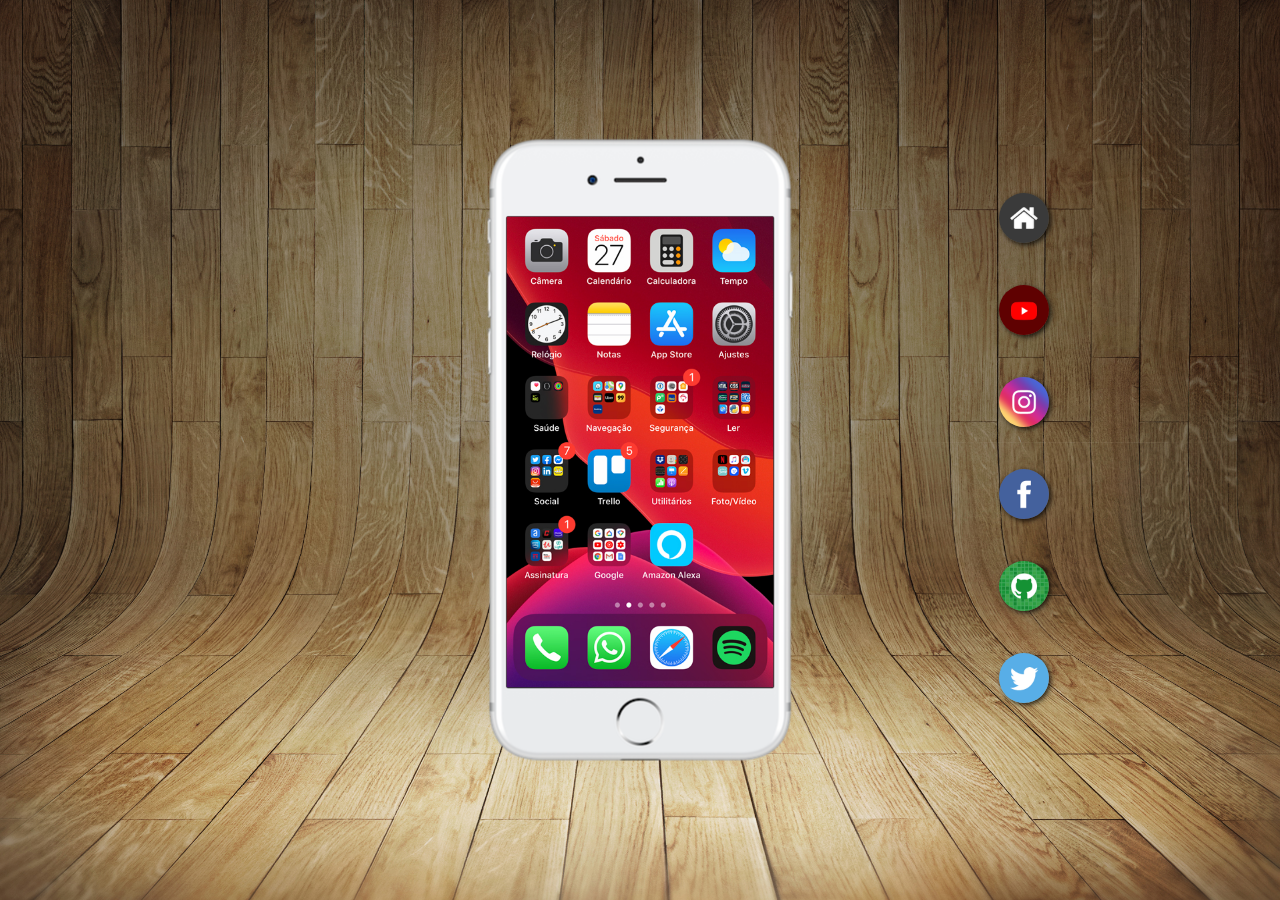
<file: index.html>
<!DOCTYPE html>
<html lang="pt-br">
<head>
    <meta charset="UTF-8">
    <meta name="viewport" content="width=device-width, initial-scale=1.0">
    <title>Projeto Redes Sociais</title>
    <link rel="shortcut icon" href="favicon.ico" type="image/x-icon">
    <link rel="stylesheet" href="estilos/style.css">
</head>
<body>
    <main>
        <section id="telefone">
            <iframe src="home.html" name="tela" id="tela" frameborder="0"> seu navegador não suporta iframes</iframe>
        </section>
        <section id="redes-sociais">
            <a href="home.html" target="tela"><img src="imagens/logo-home.jpg" alt="Home"></a><br>
            <a href="youtube.html" target="tela"> <img src="imagens/logo-youtube.jpg" alt="Youtube"></a><br>
            <a href="instagram.html" target="tela"> <img src="imagens/logo-instagram.jpg" alt="Instagram"></a><br>
            <a href="facebook.html" target="tela"> <img src="imagens/logo-facebook.jpg" alt="Facebook"></a><br>
            <a href="github.html" target="tela"> <img src="imagens/logo-github.jpg" alt="GitHub"></a><br>
            <a href="twitter.html" target="tela"> <img src="imagens/logo-twitter.jpg" alt="Twitter"></a>
        </section>
    </main>
</body>
</html>
</file>
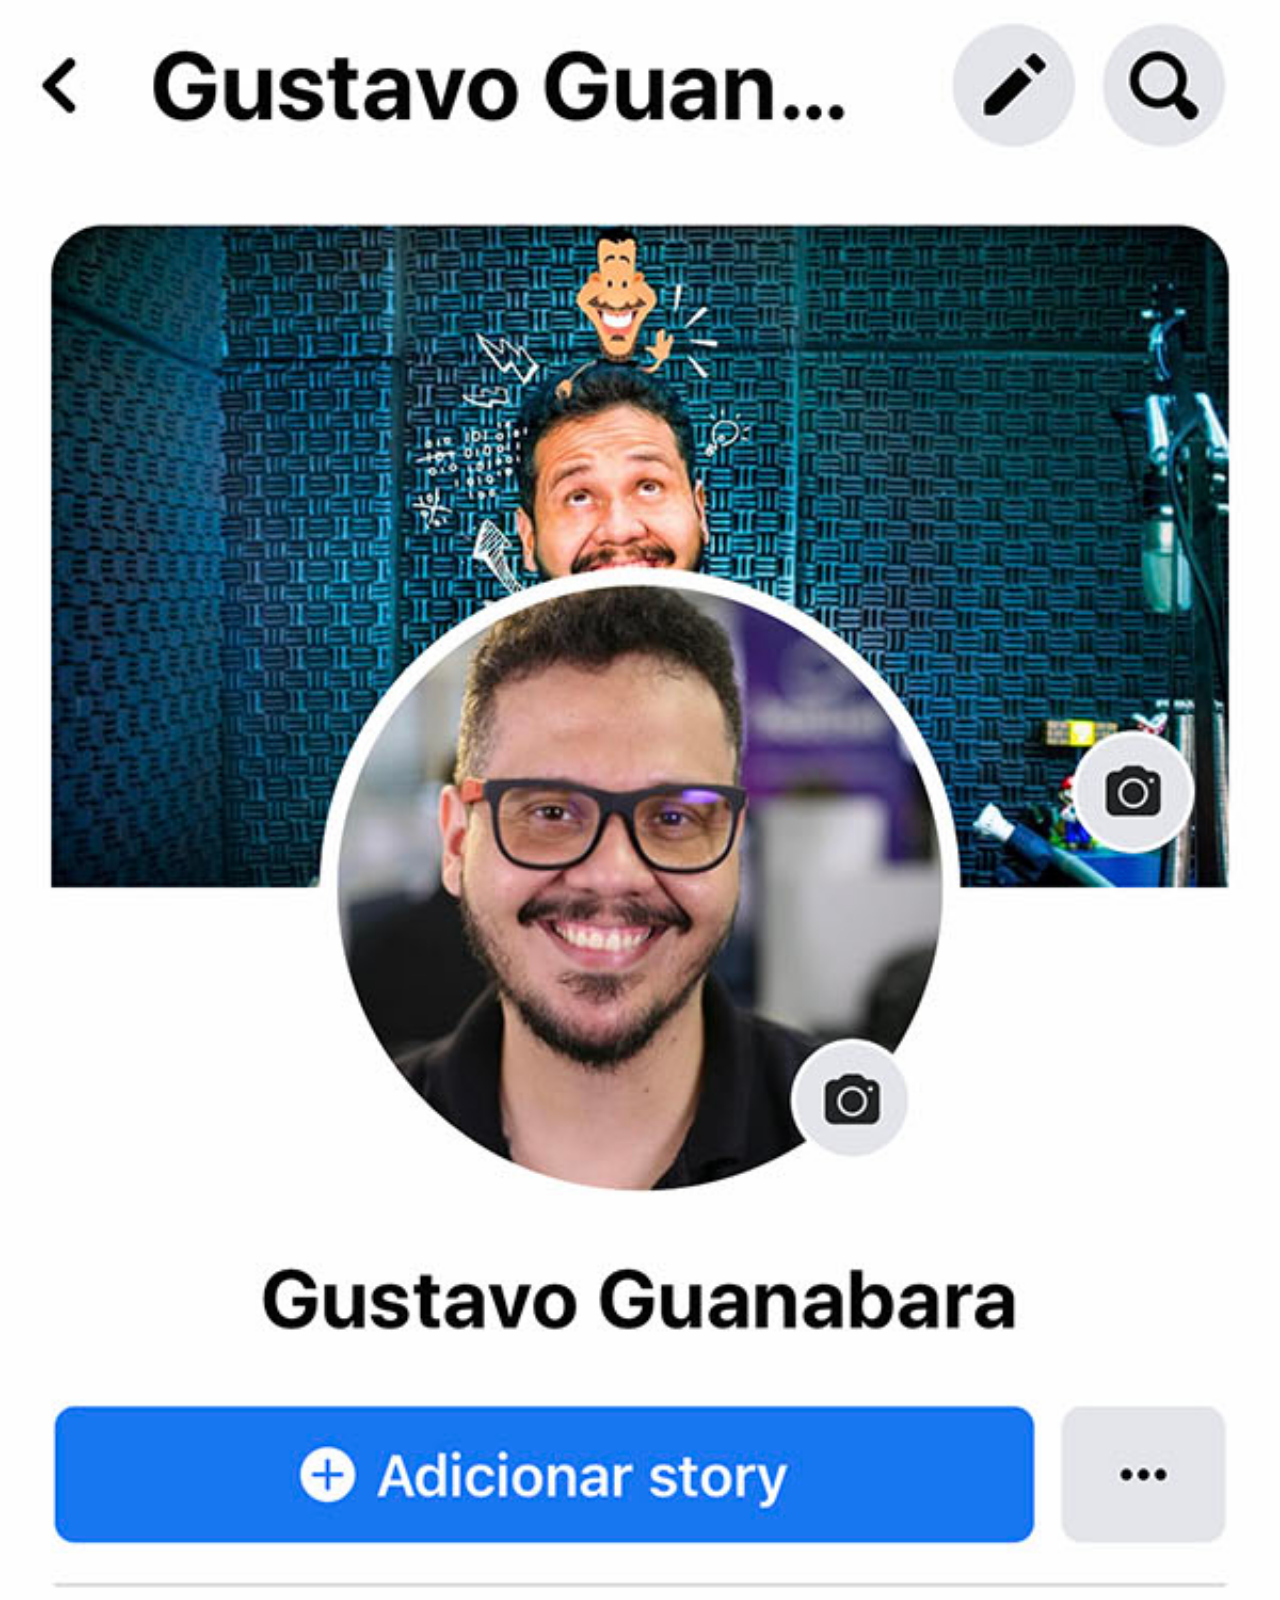
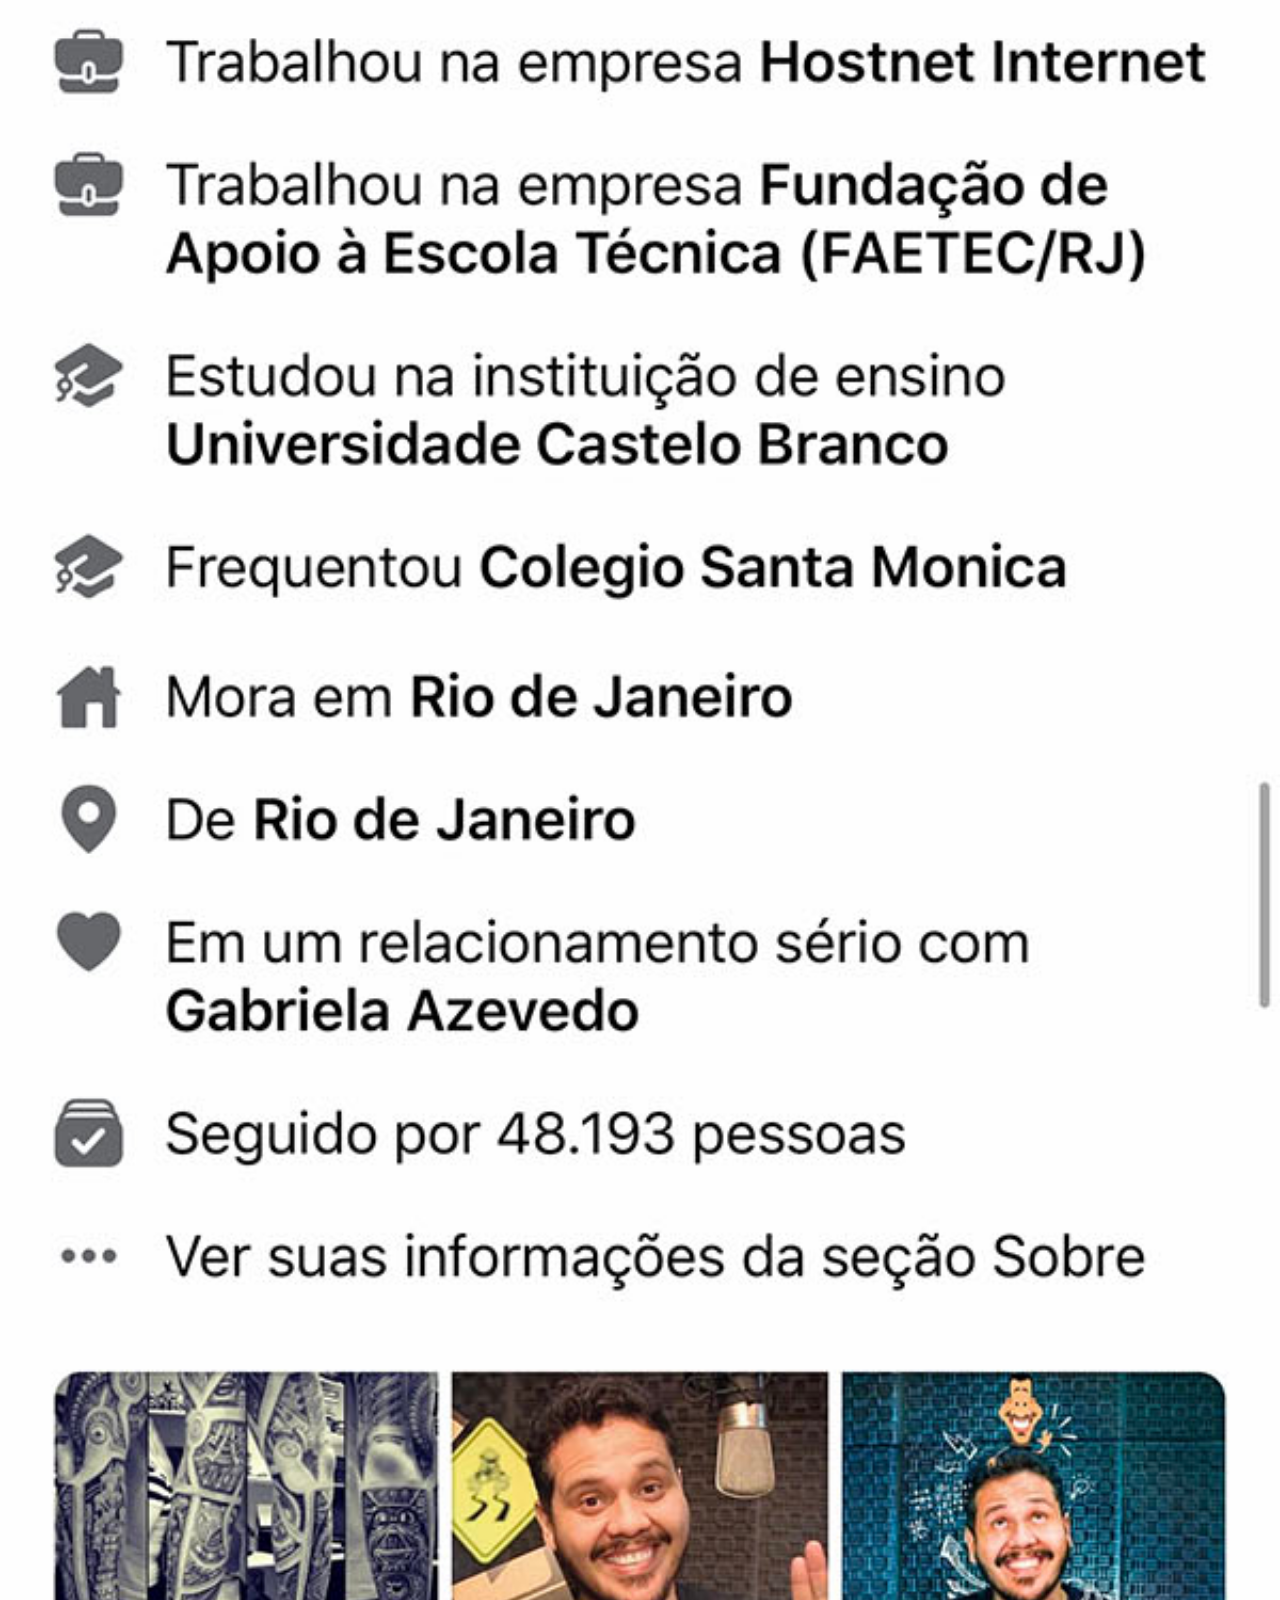
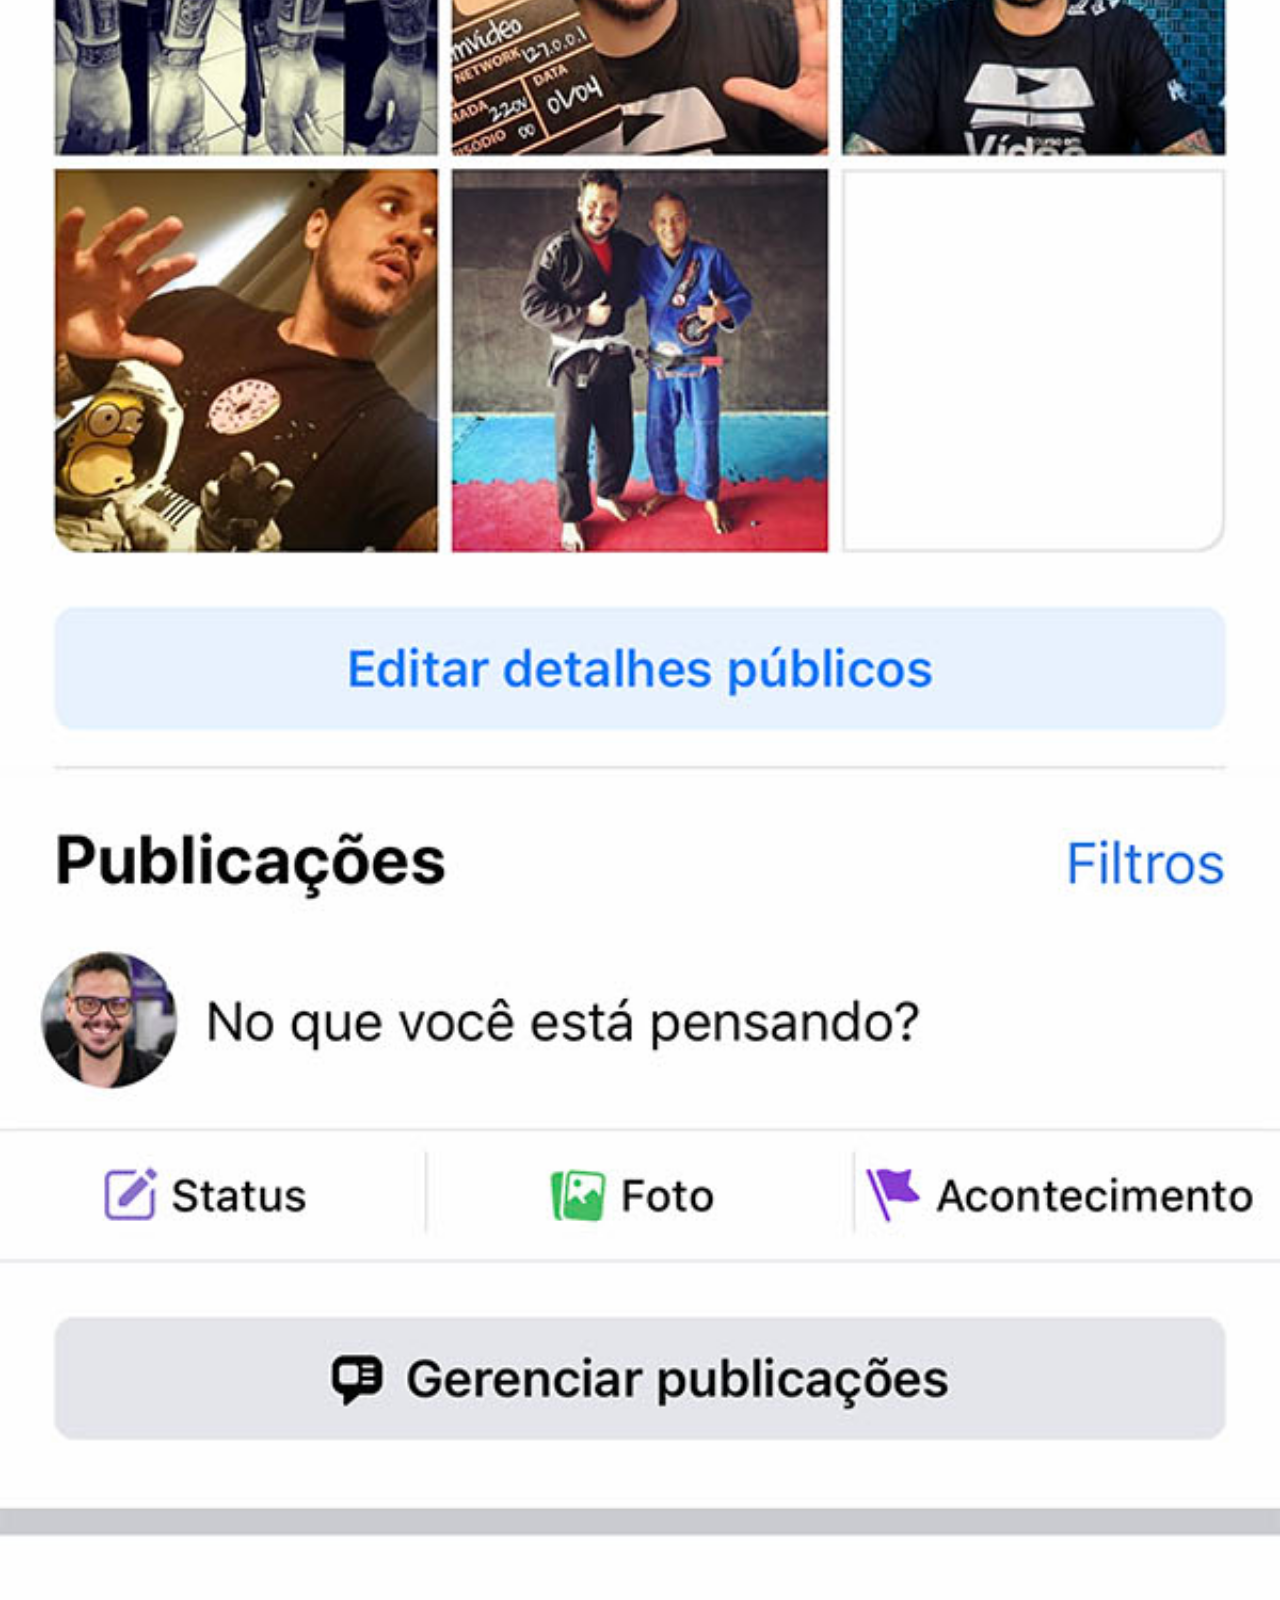
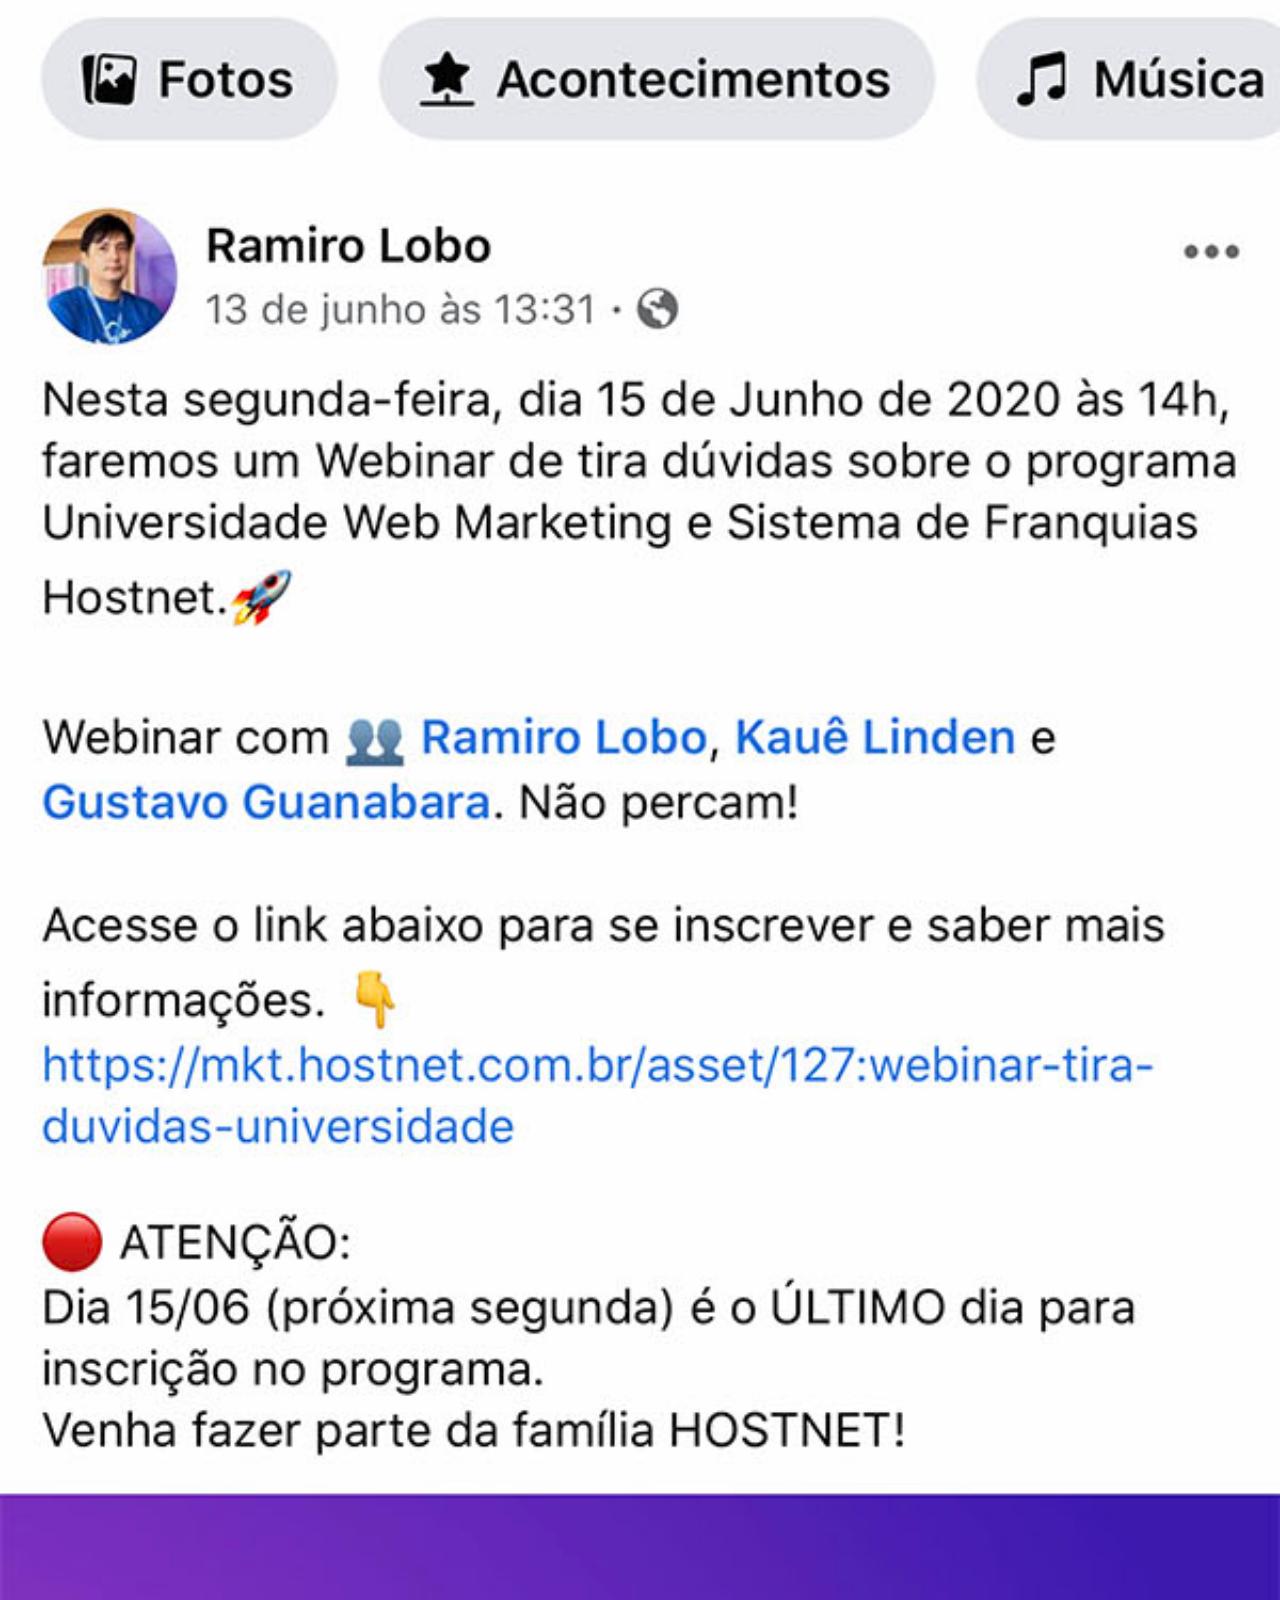
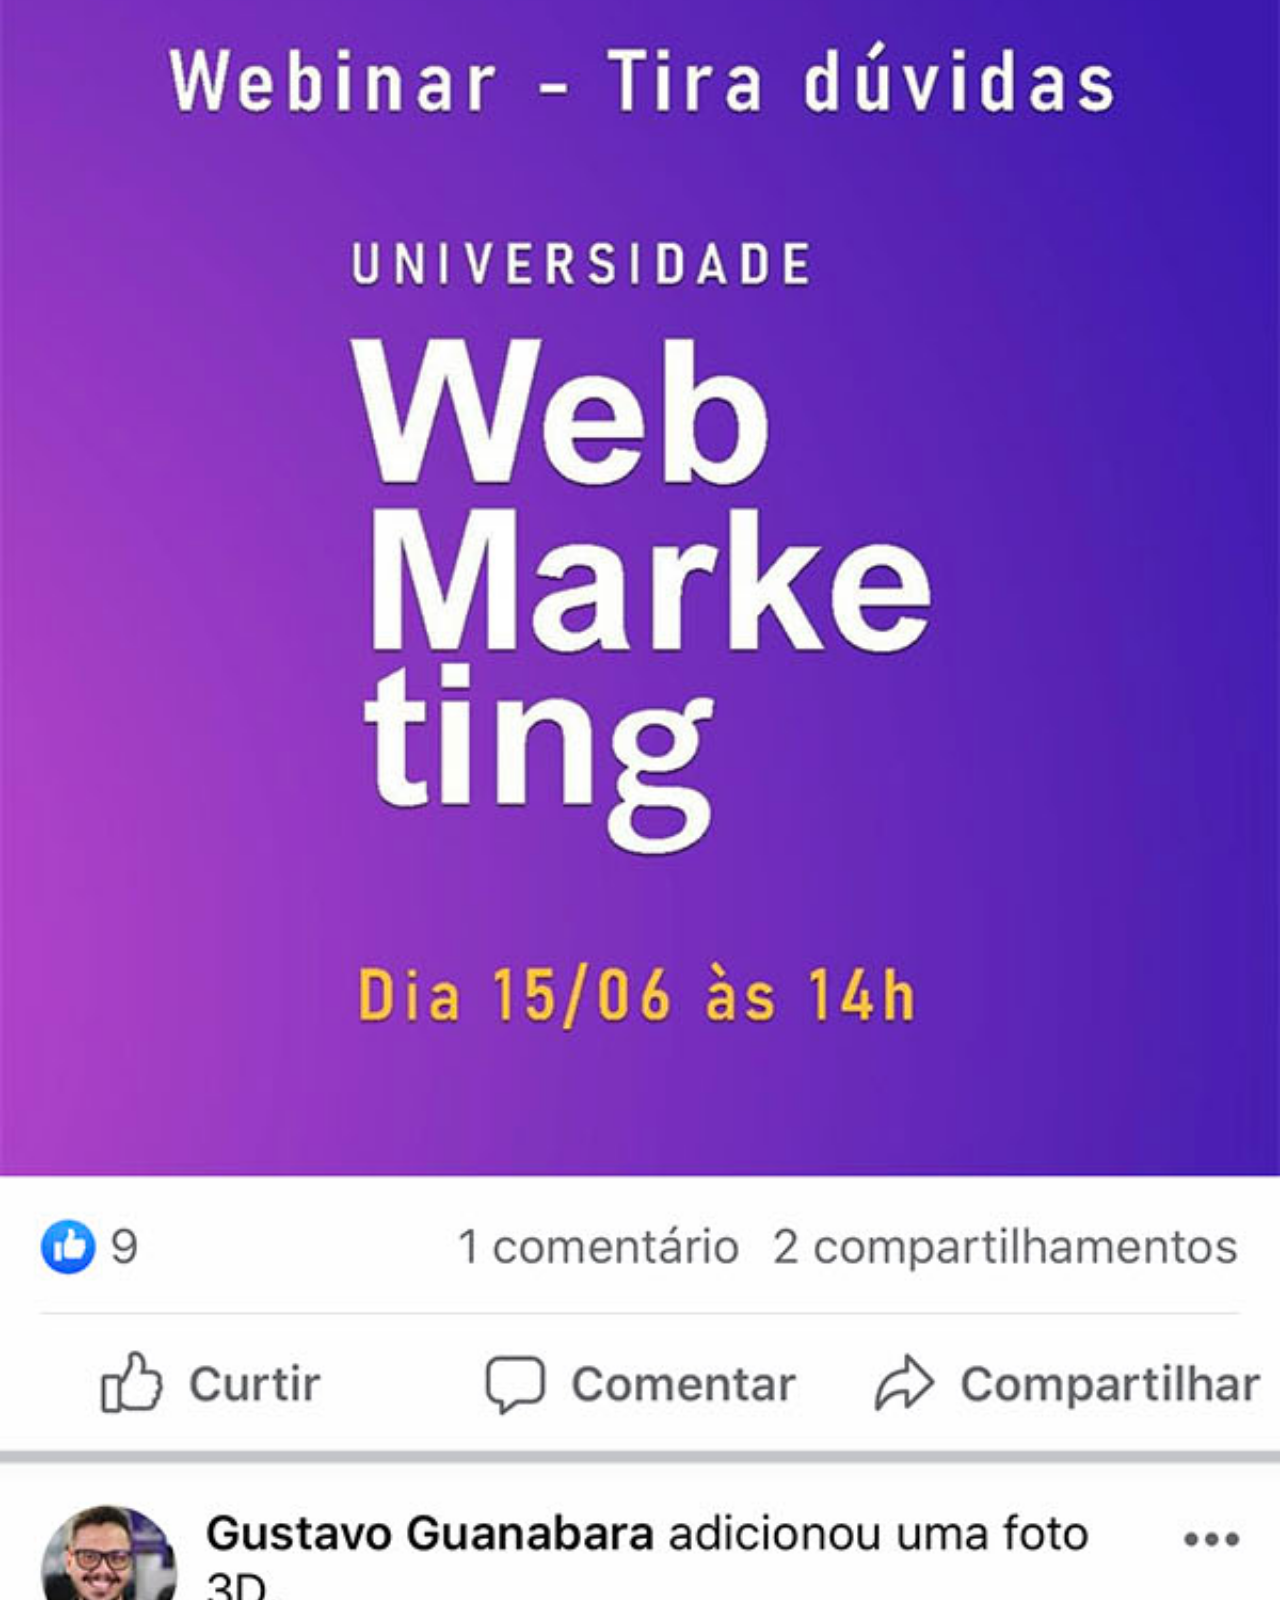
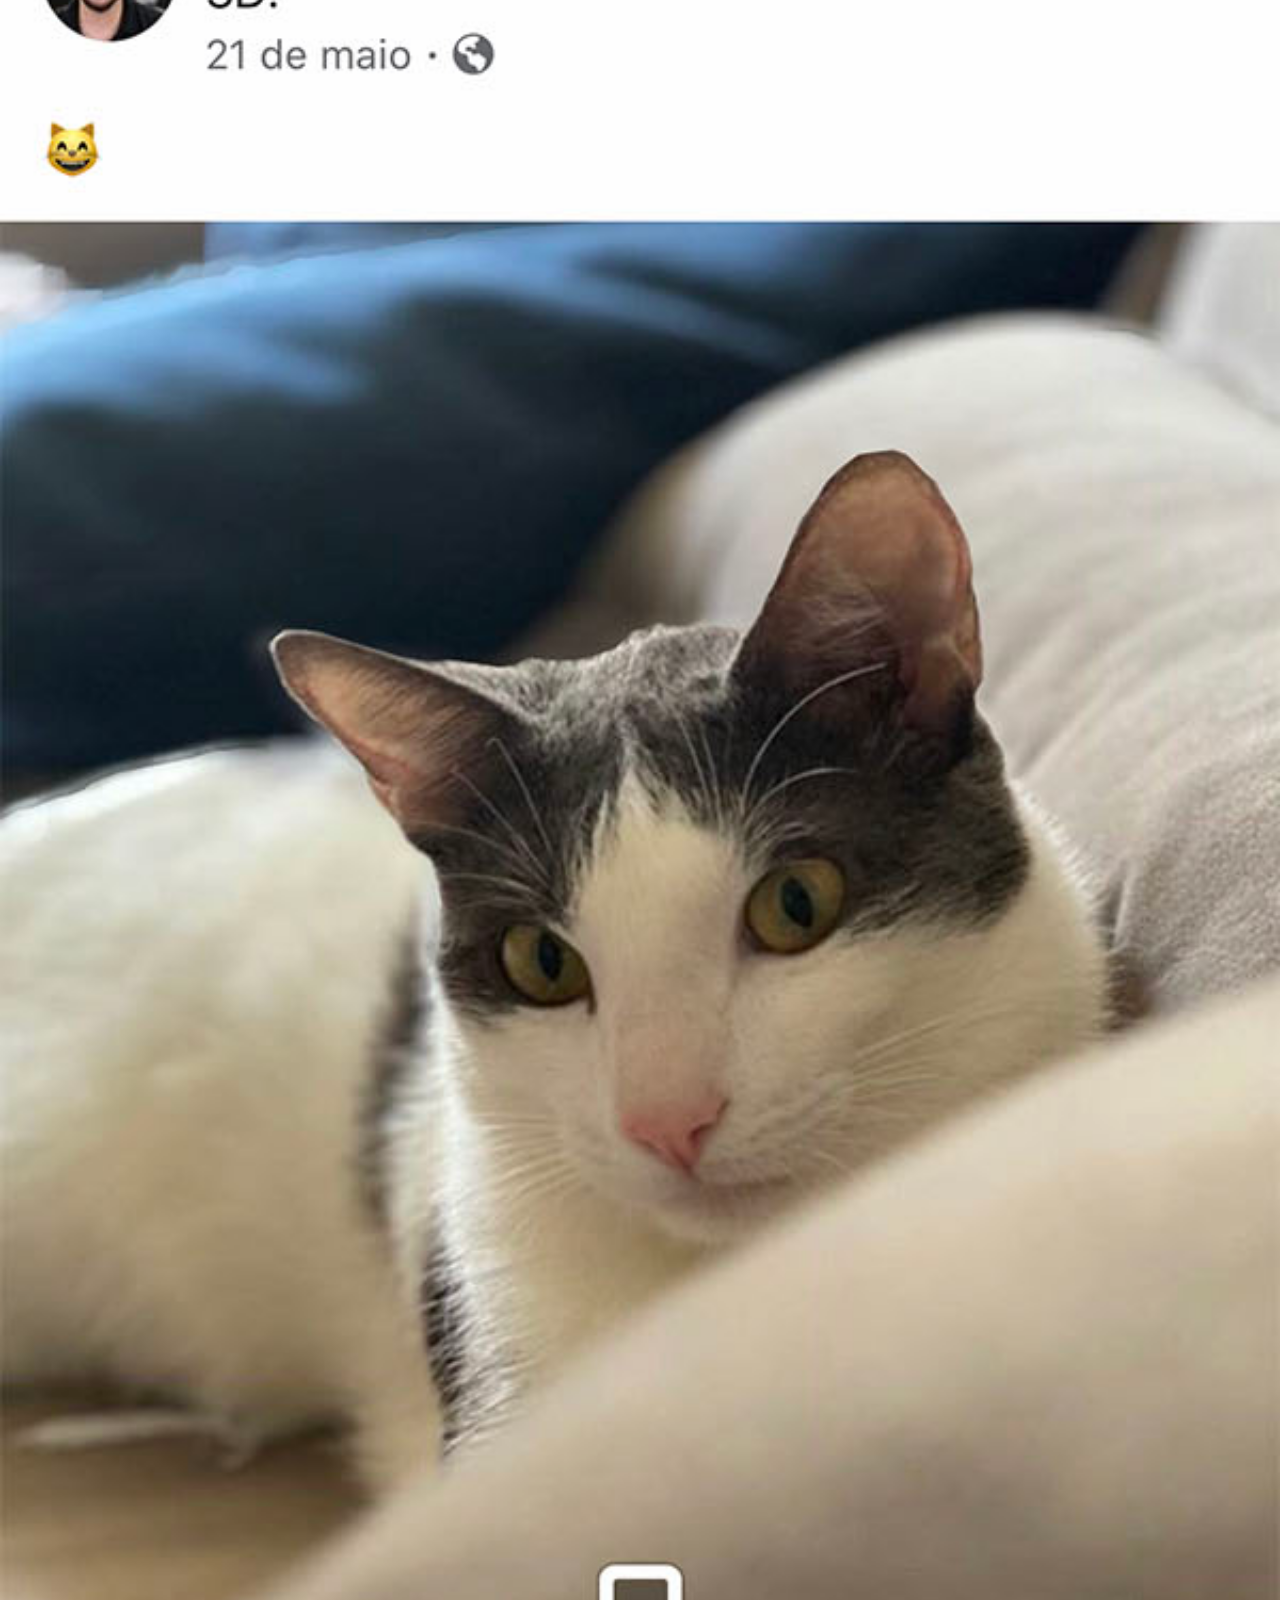
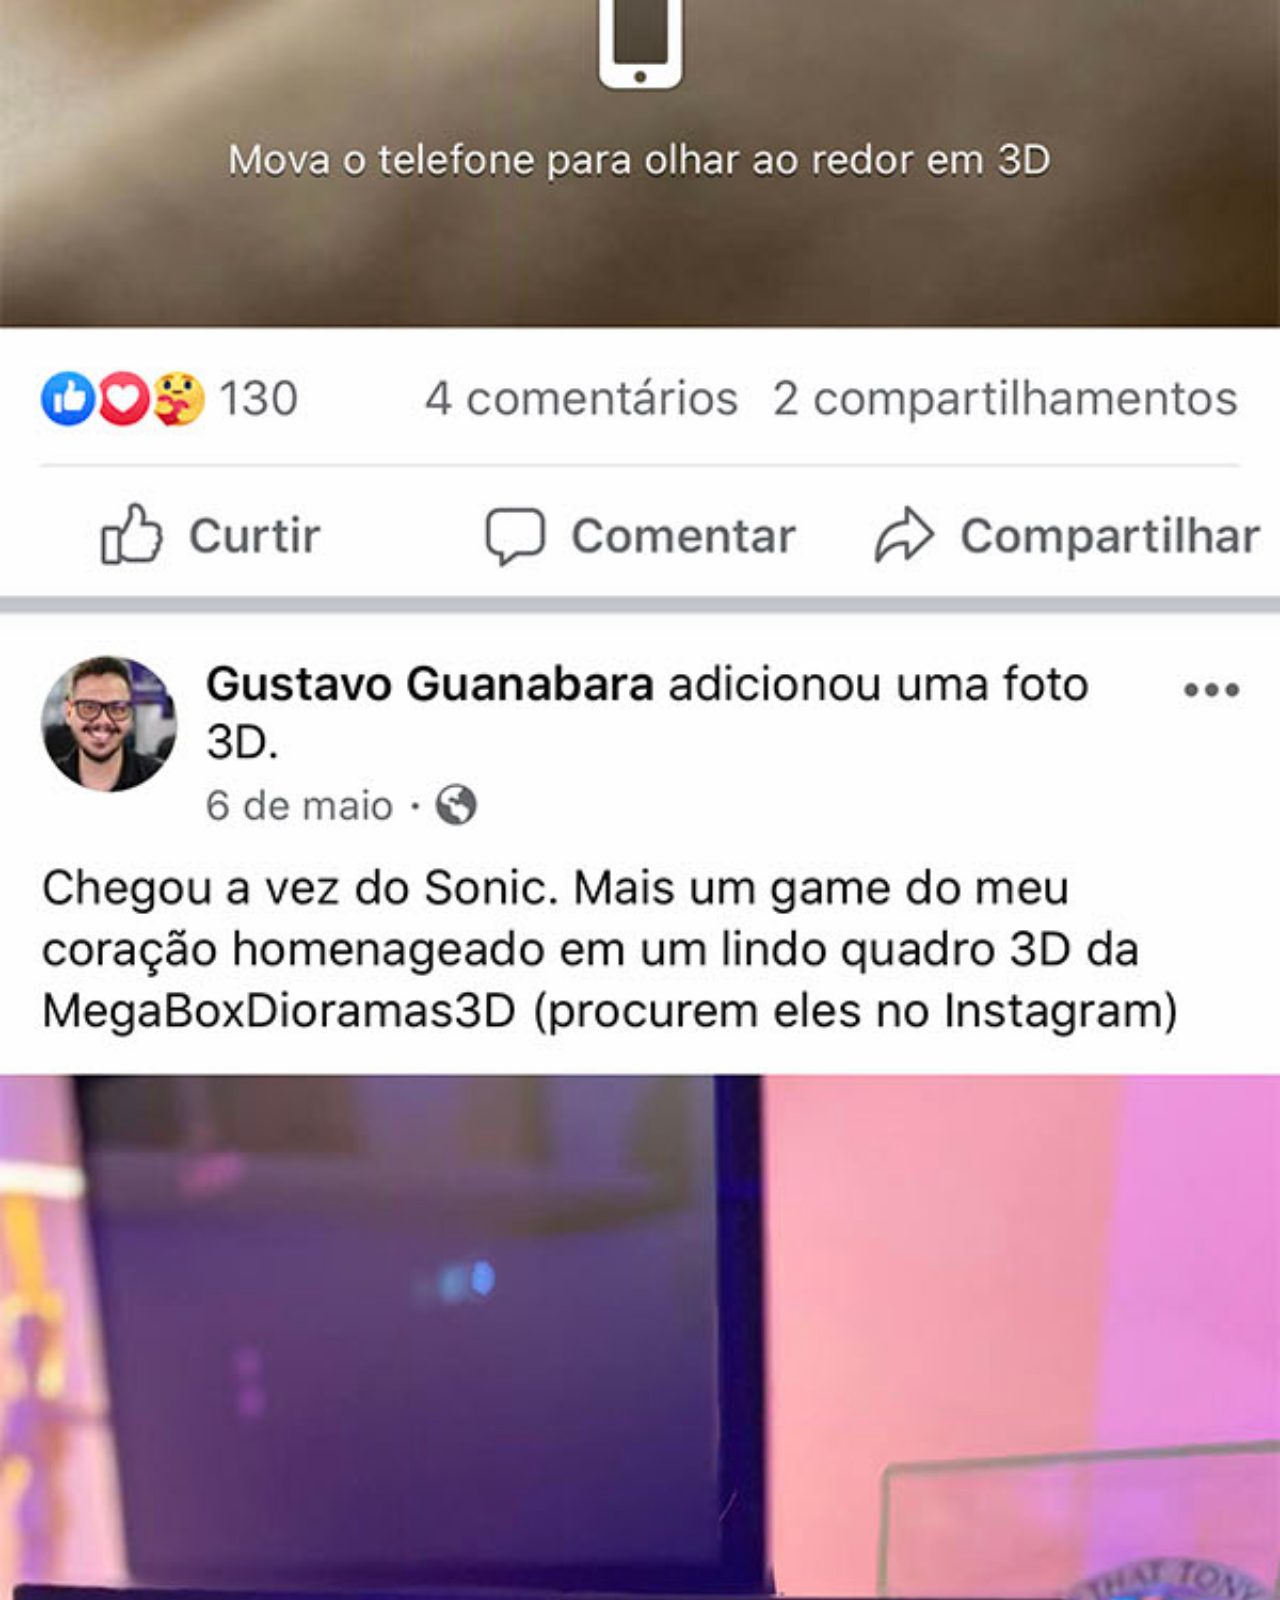
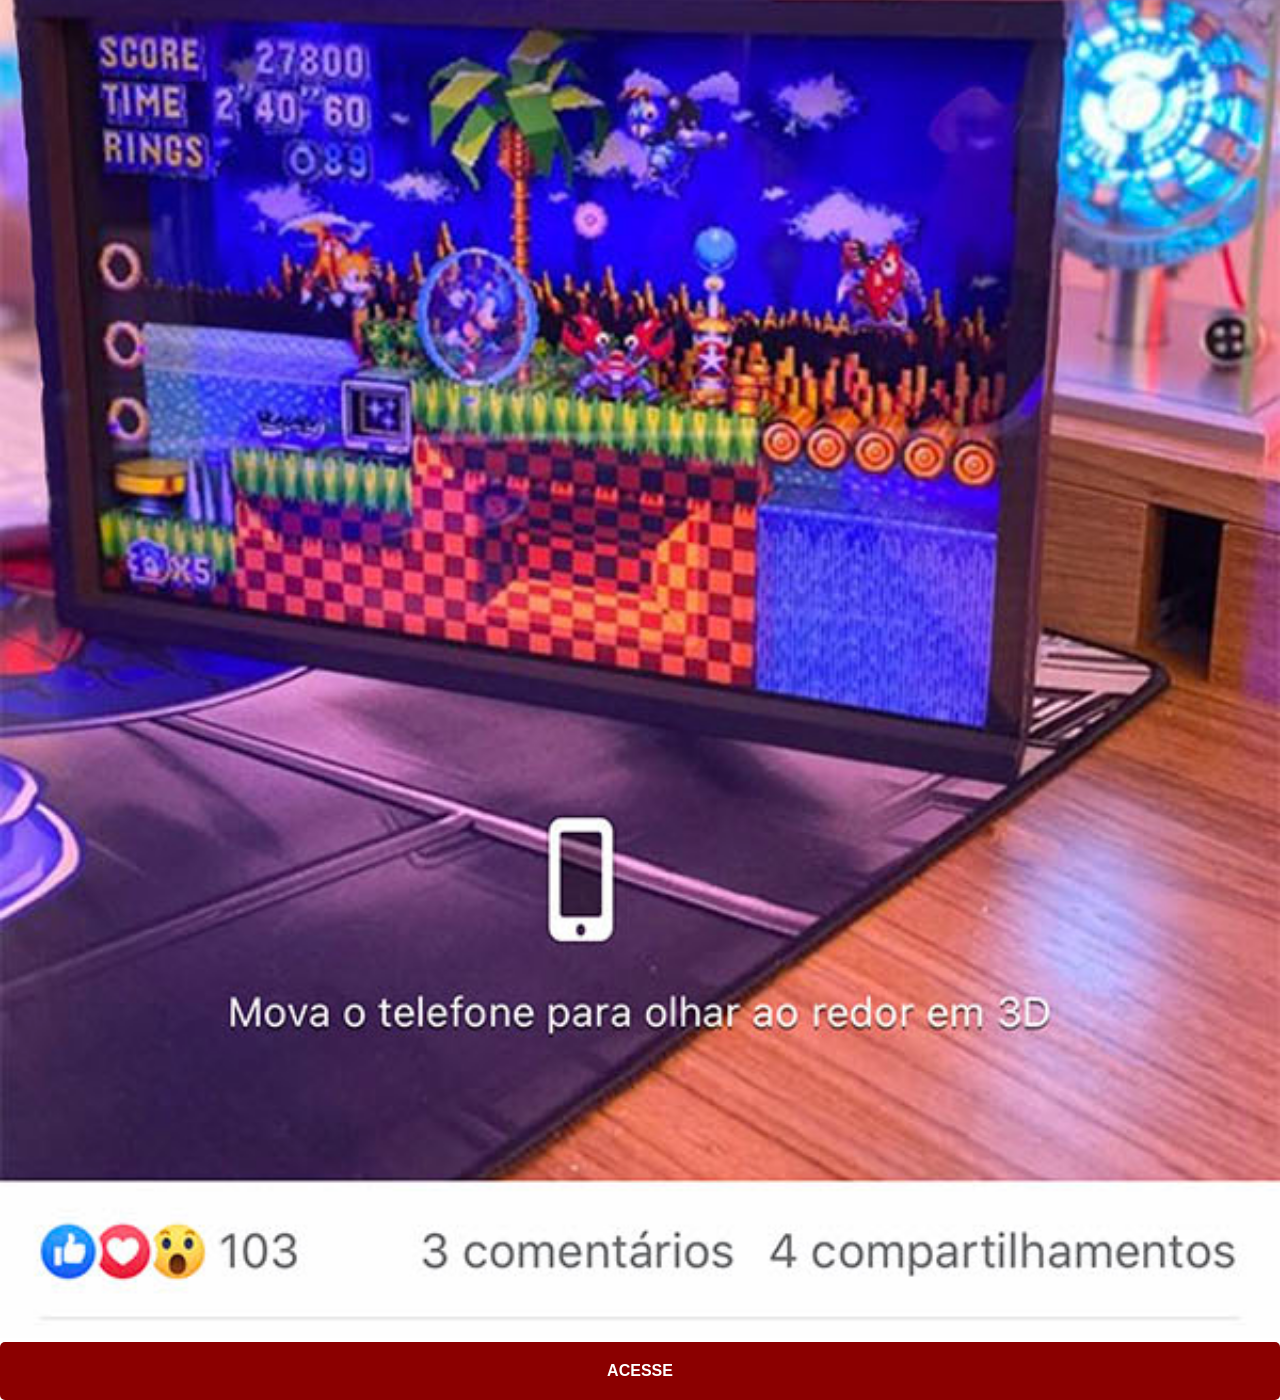
<file: facebook.html>
<!DOCTYPE html>
<html lang="pt-br">
<head>
    <meta charset="UTF-8">
    <meta name="viewport" content="width=device-width, initial-scale=1.0">
    <title>Facebook</title>
    <link rel="stylesheet" href="estilos/social.css">
</head>
<body>
  <img src="imagens/tela-facebook.jpg" alt="Facebook">  
    <a href="https://www.facebook.com/cursoemvideo" target="_blank">ACESSE</a>
</body>
</html>
</file>
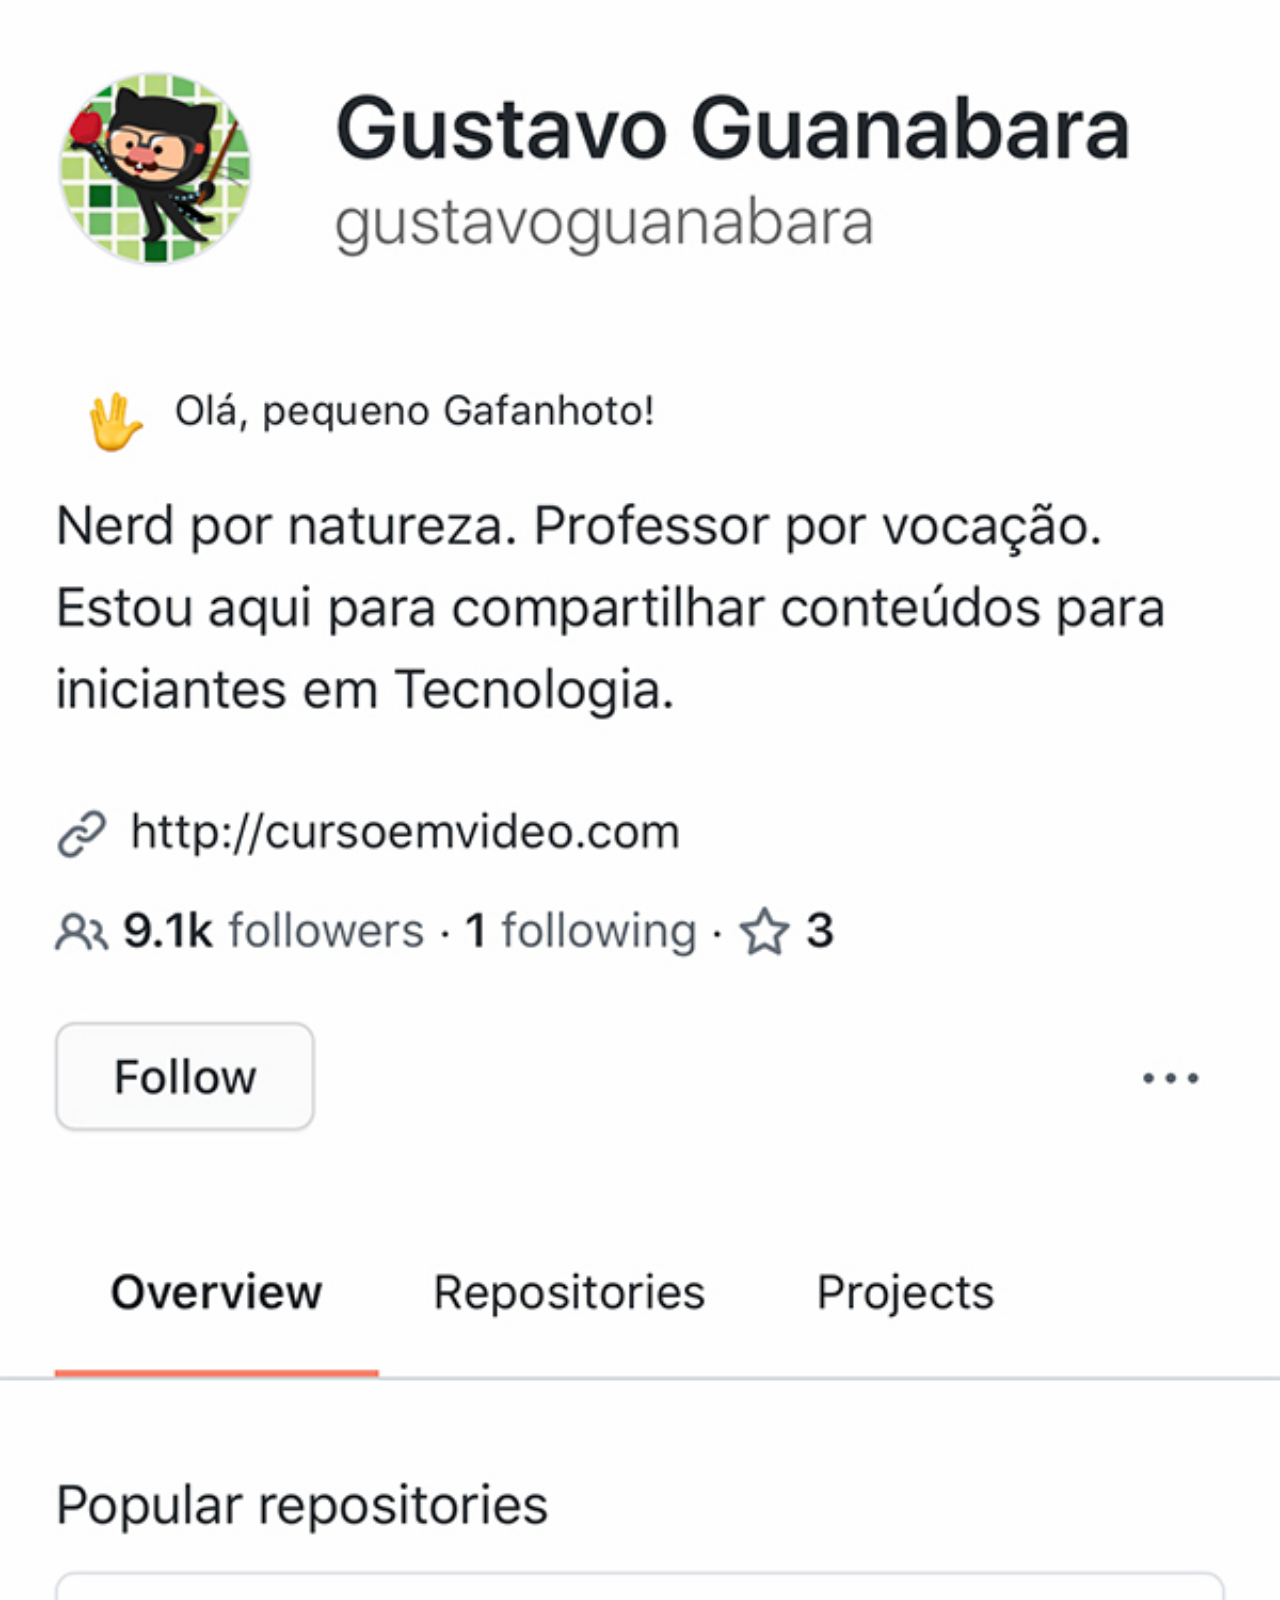
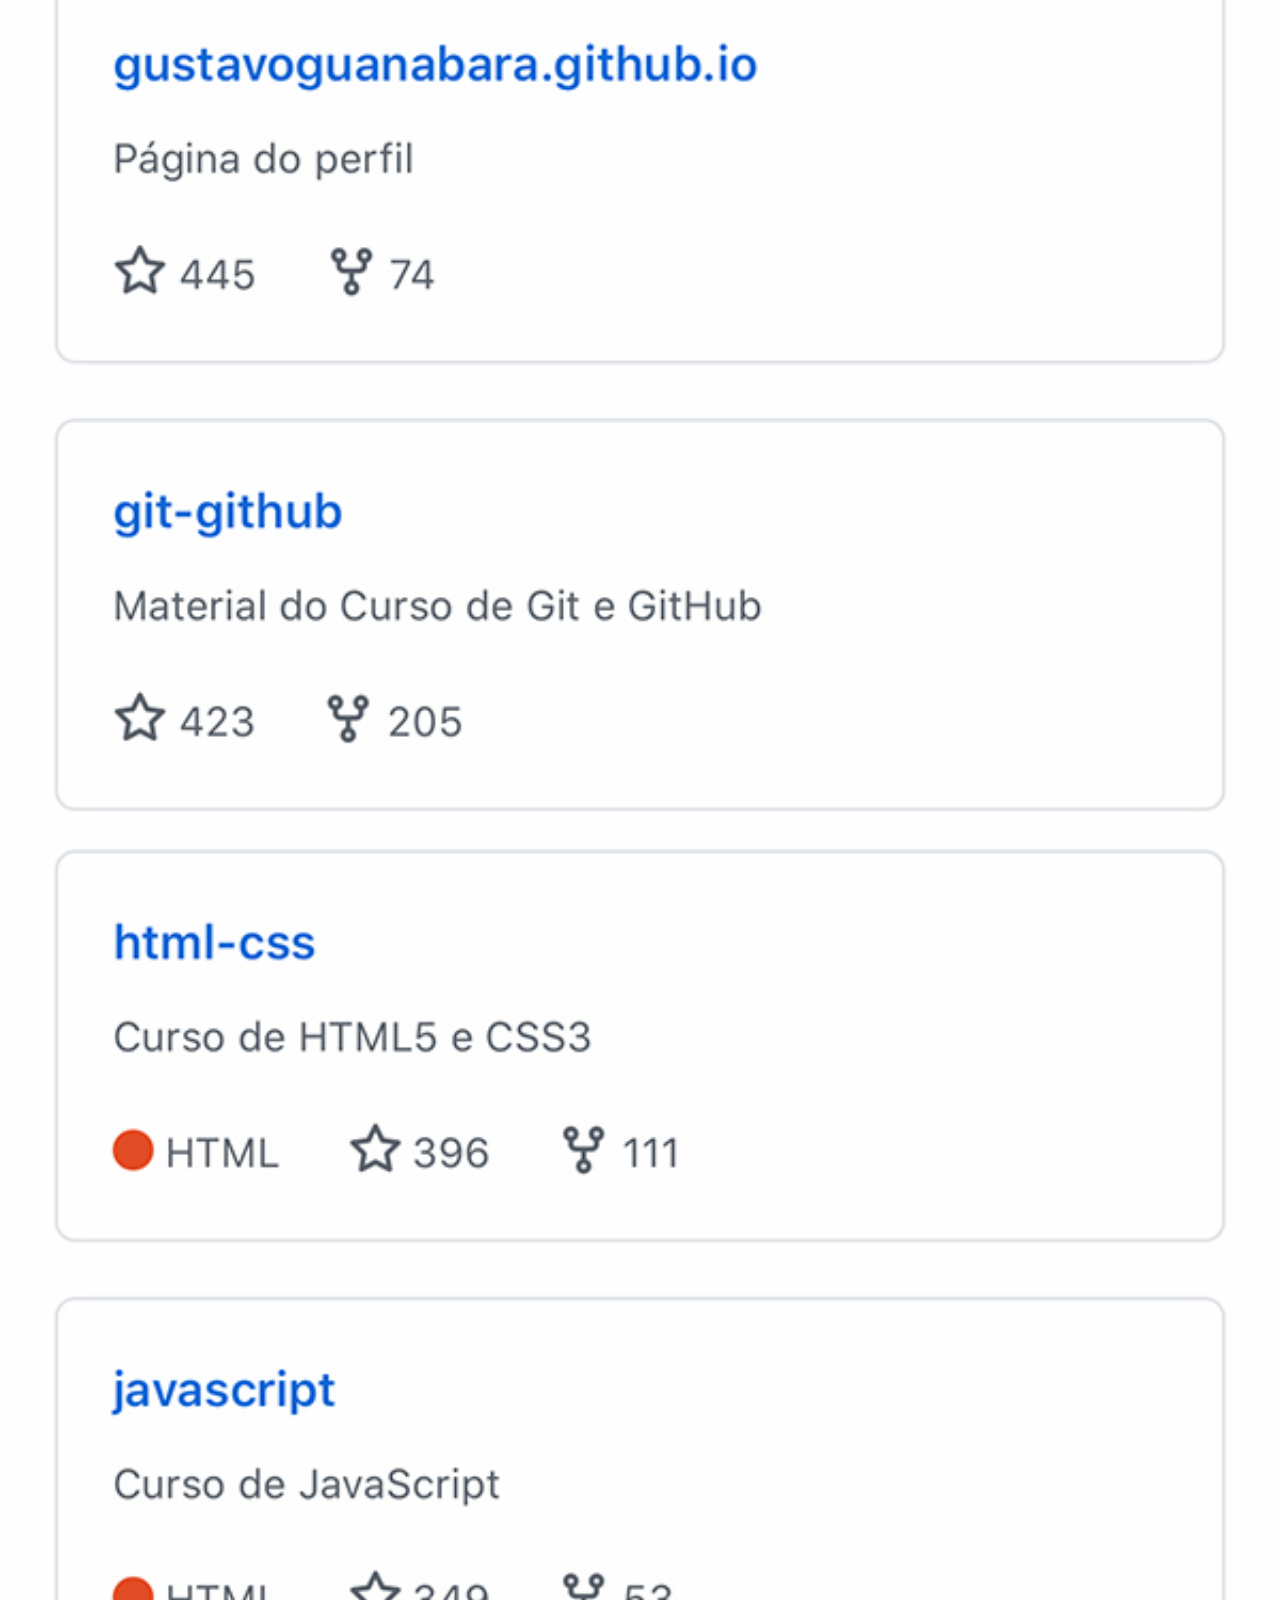
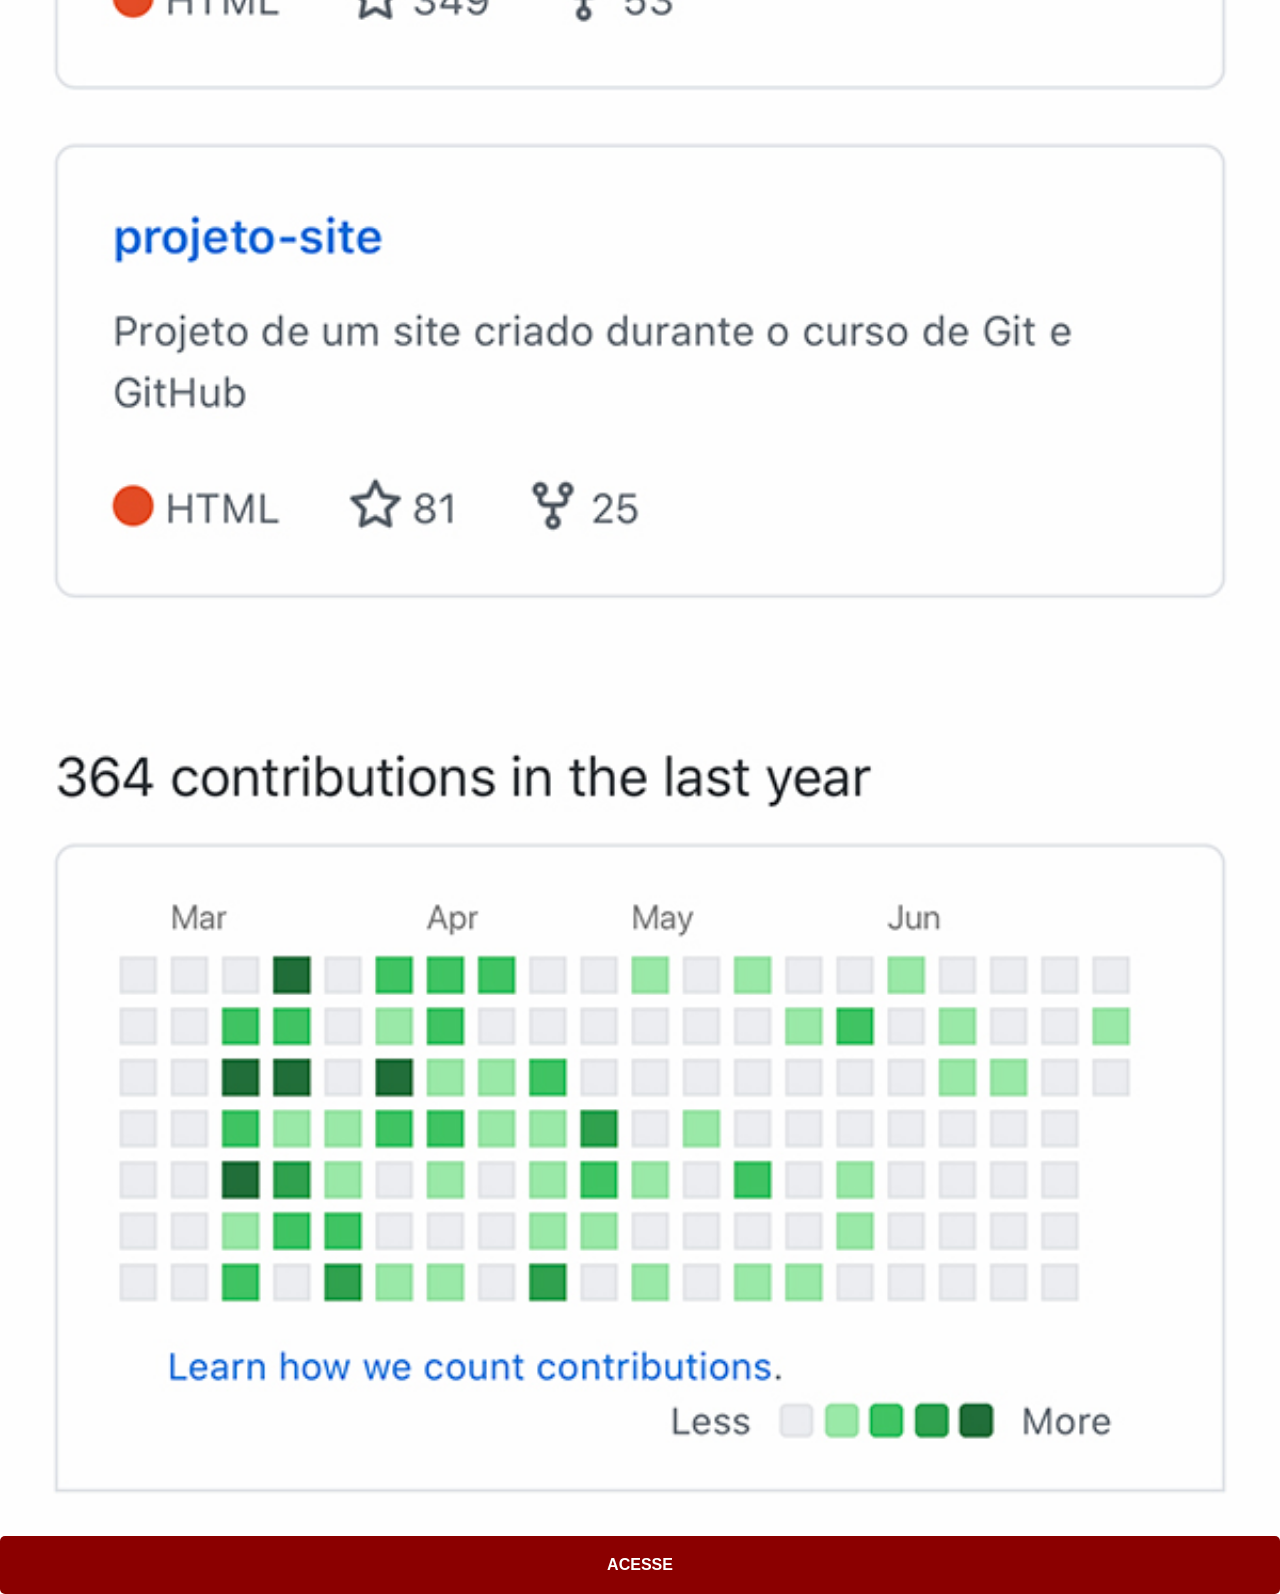
<file: github.html>
<!DOCTYPE html>
<html lang="pt-br">
<head>
    <meta charset="UTF-8">
    <meta name="viewport" content="width=device-width, initial-scale=1.0">
    <title>GitHub</title>
    <link rel="stylesheet" href="estilos/social.css">
</head>
<body>
   <img src="imagens/tela-github.jpg" alt="GitHub"> 
   <a href="https://github.com/alfabald" target="_blank">ACESSE</a>
</body>
</html>
</file>
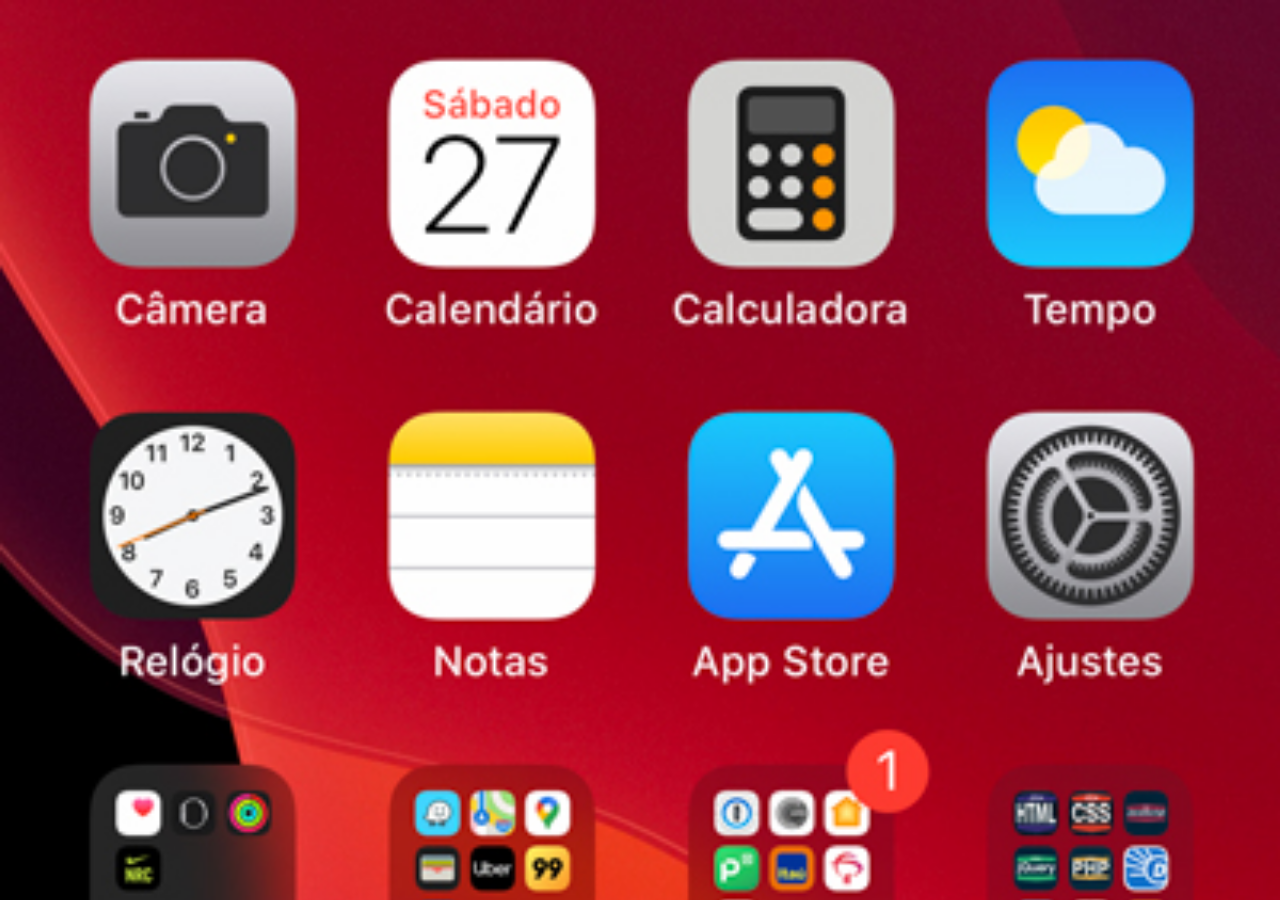
<file: home.html>
<!DOCTYPE html>
<html lang="pt-br">
<head>
    <meta charset="UTF-8">
    <meta name="viewport" content="width=device-width, initial-scale=1.0">
    <title>Home</title>
</head>
<style>
    * {
        margin: 0px;
        padding: 0px;
    }

    body {
        width: 100vw;
        height: 100vh;
        background-color: black;
        background-image: url("imagens/tela-home.jpg");
        background-repeat: no-repeat;
        background-position: top center;
        background-size: cover;

    }
</style>
<body>
    
</body>
</html>
</file>
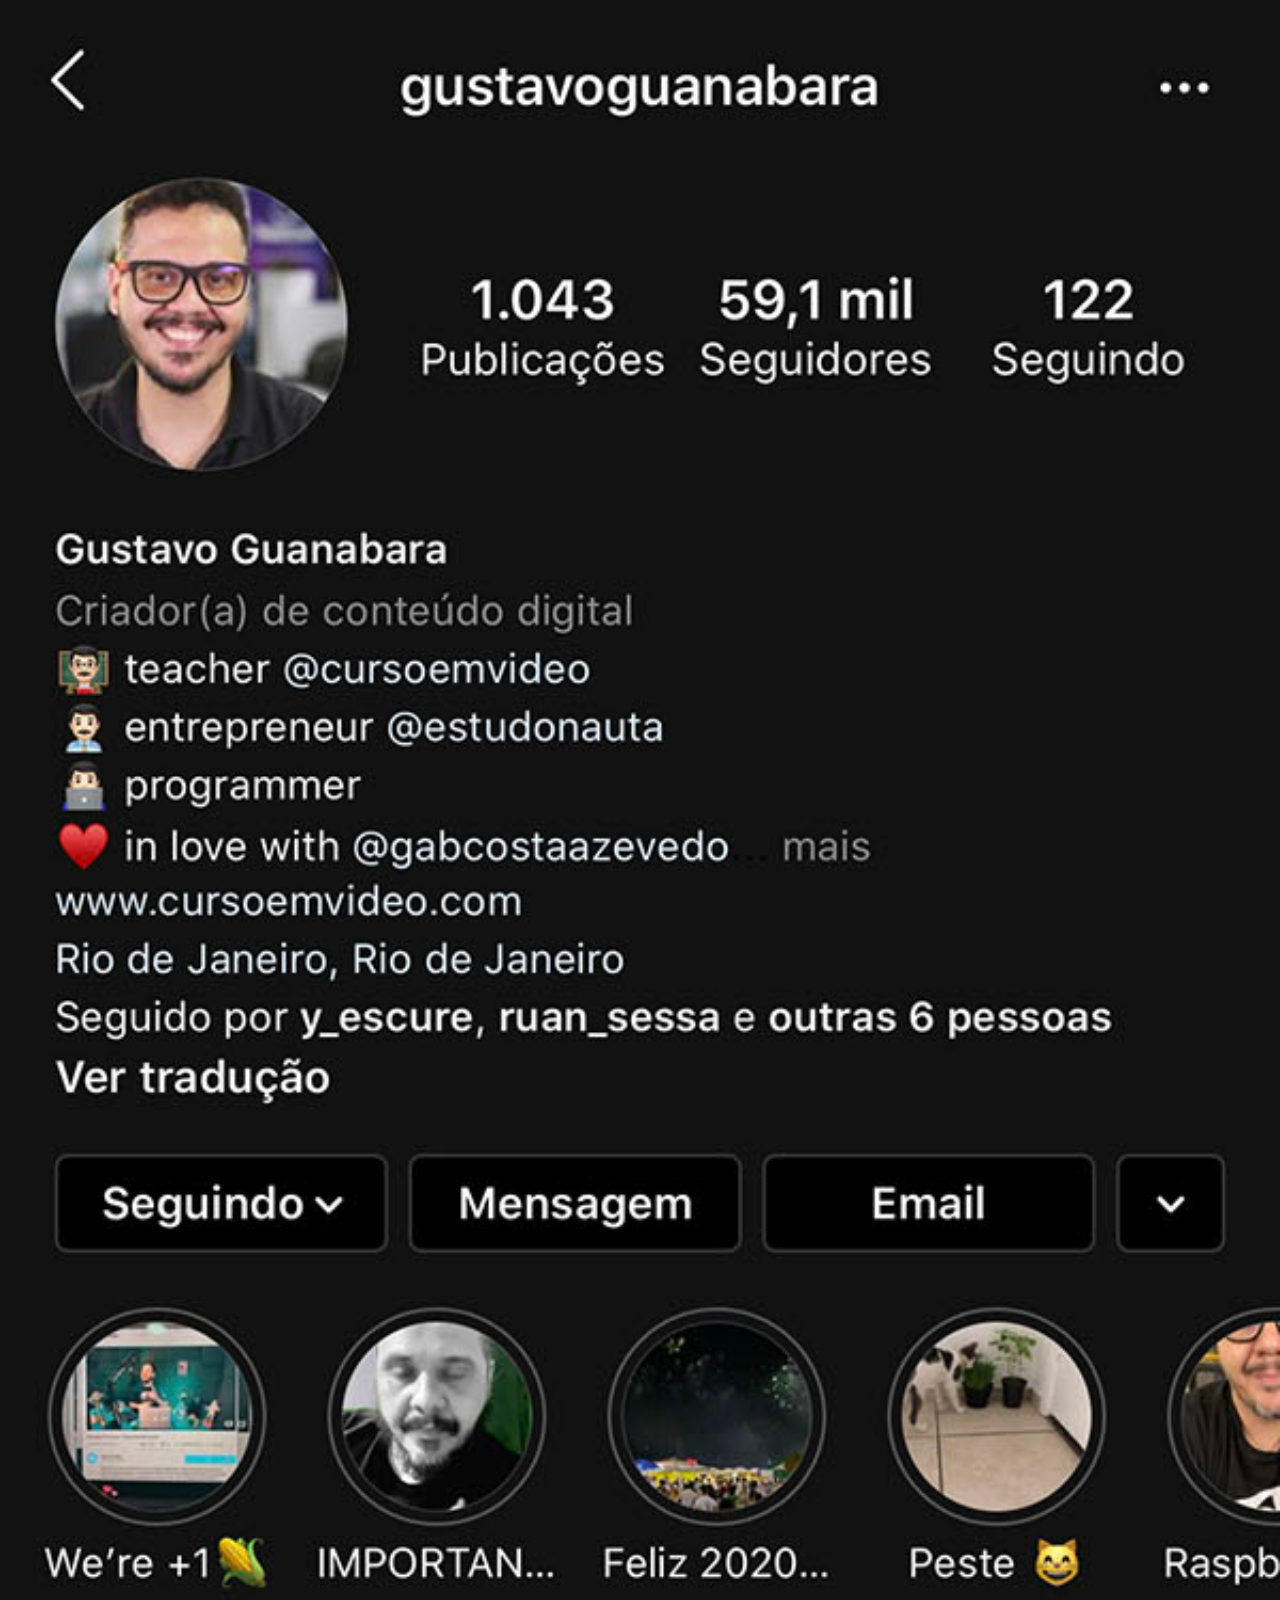
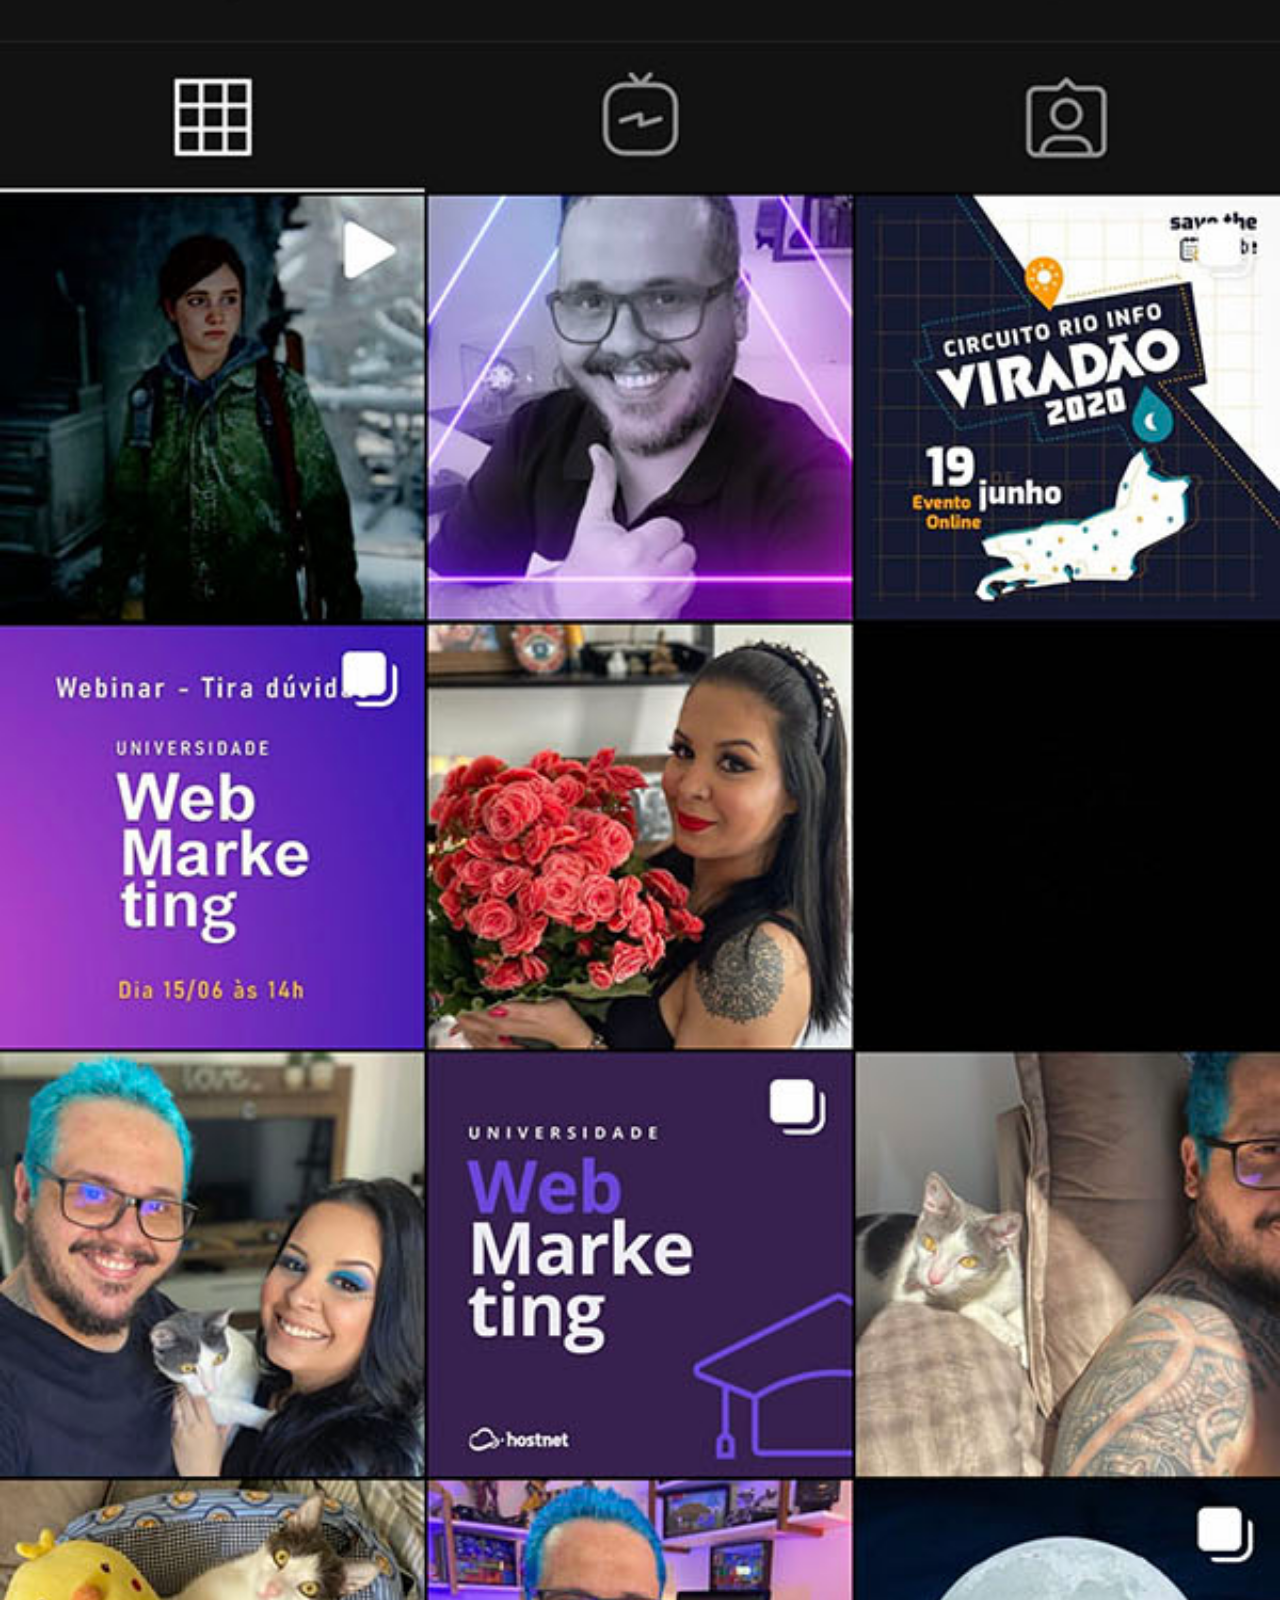
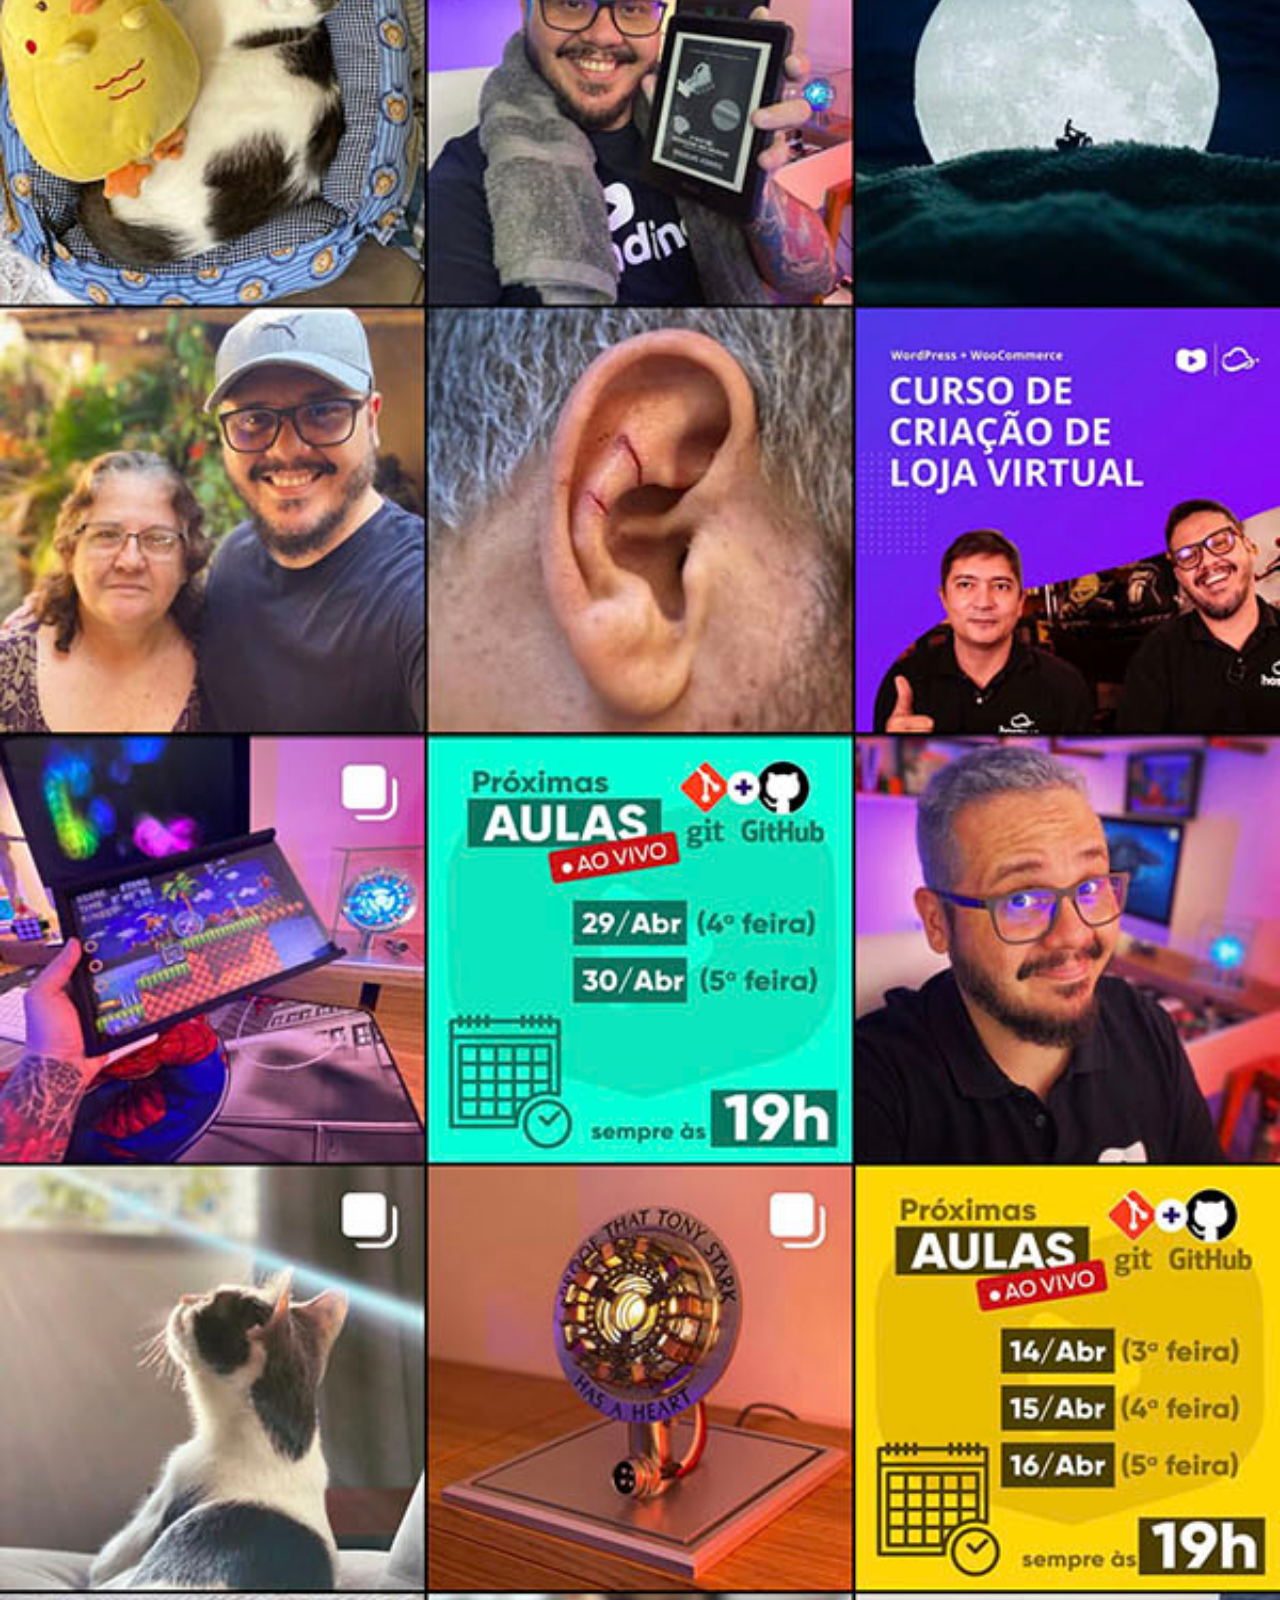
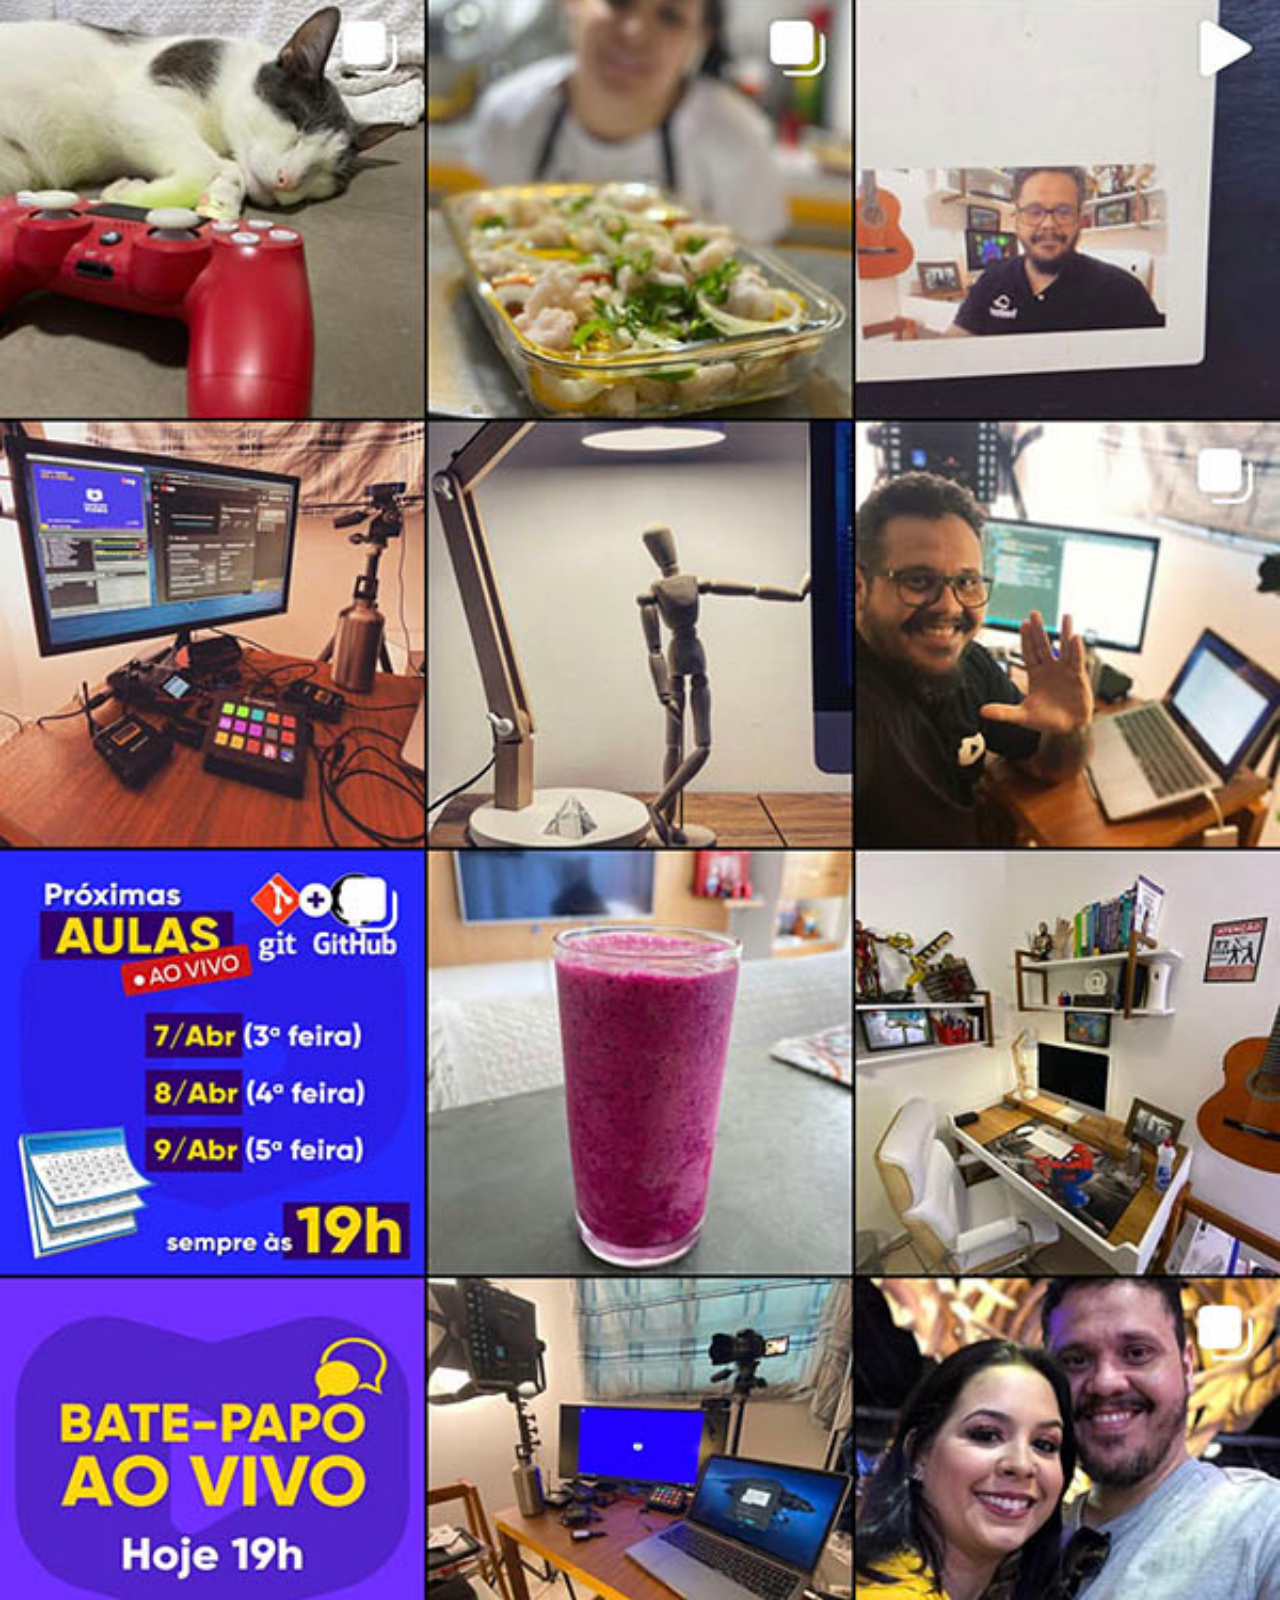
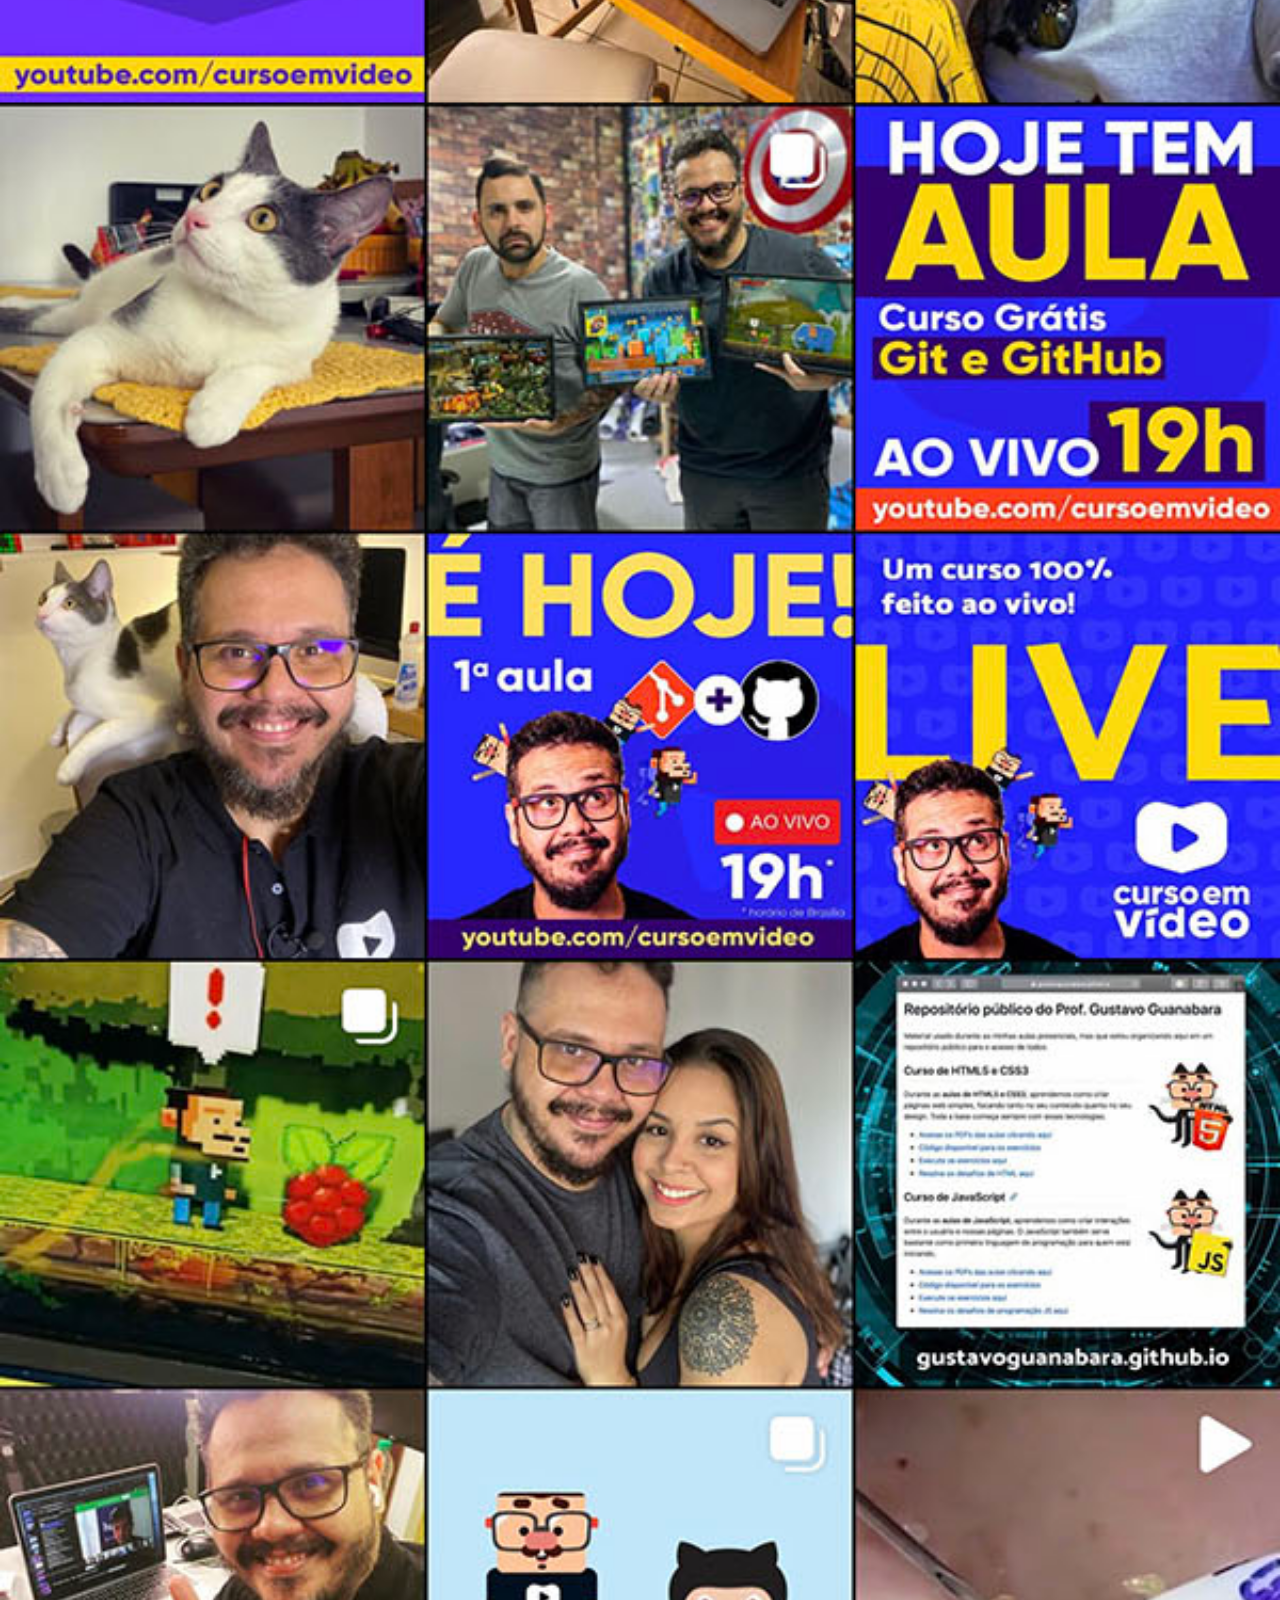
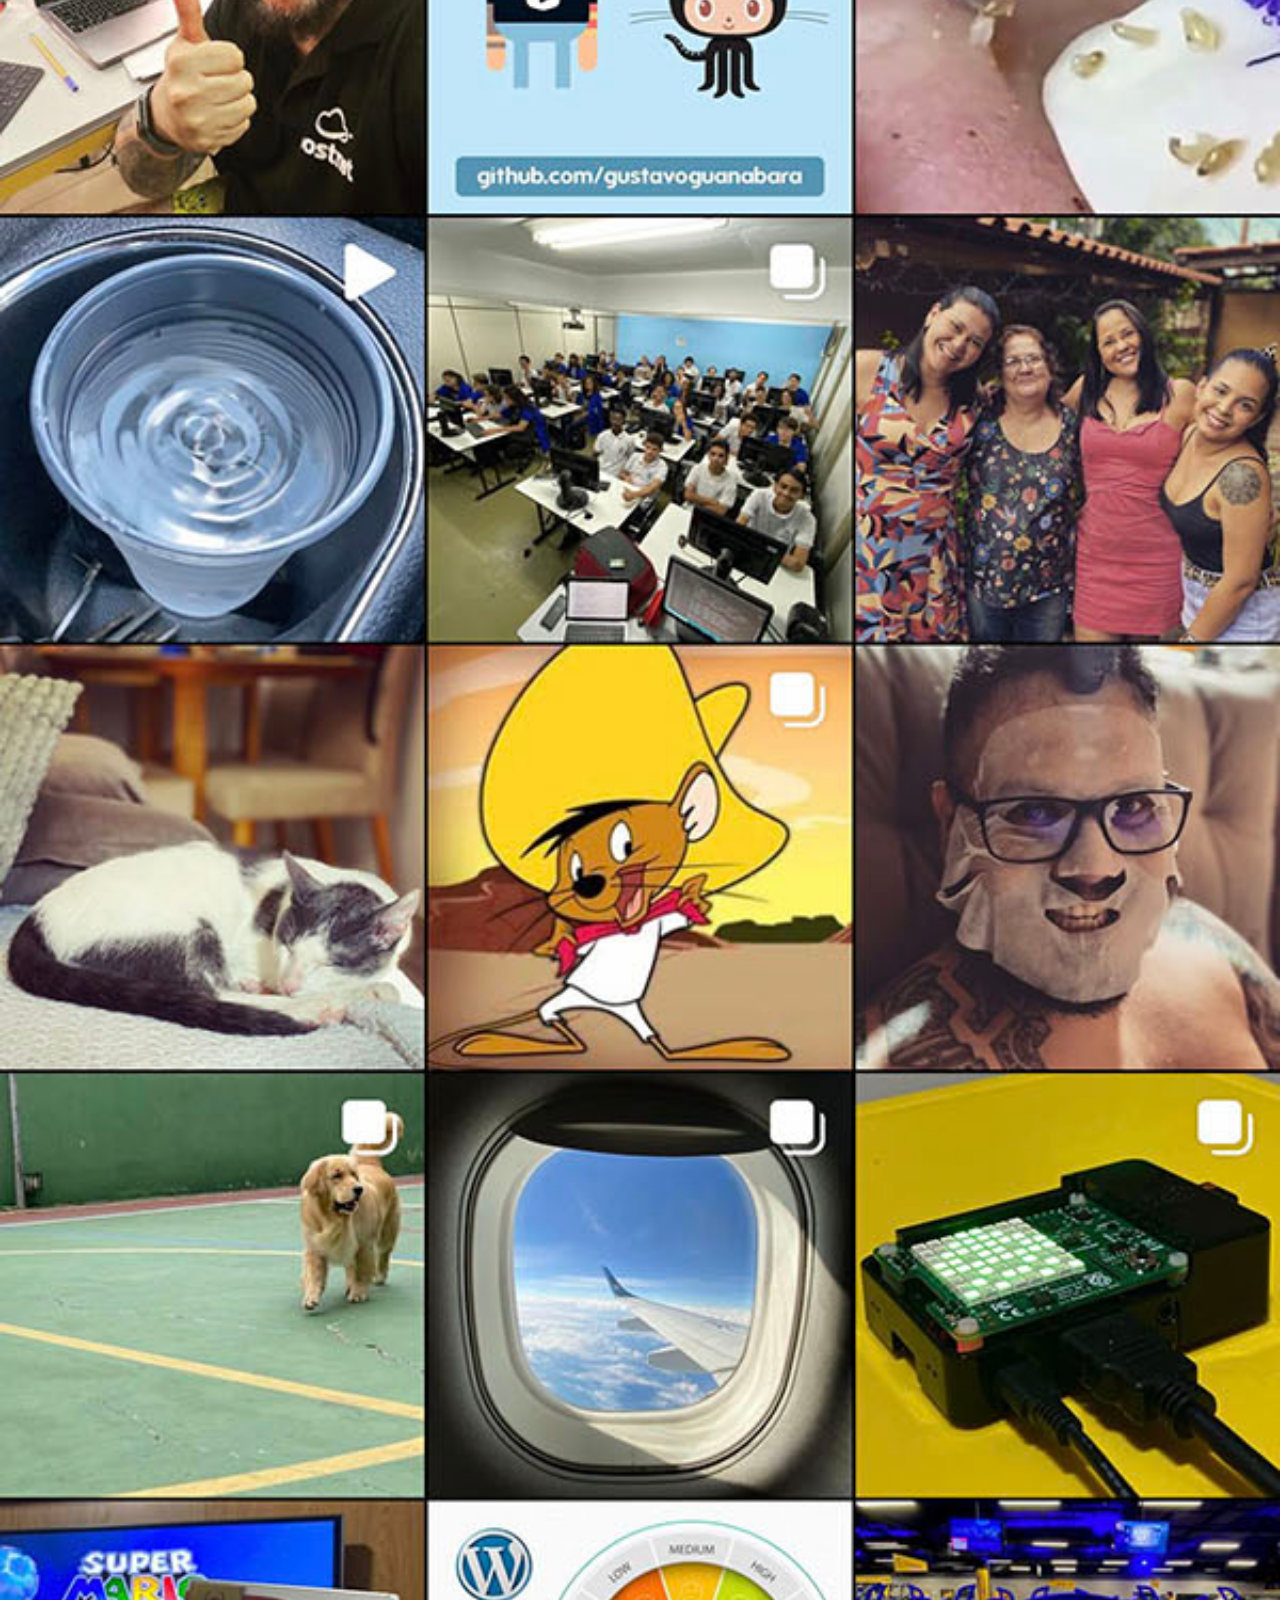
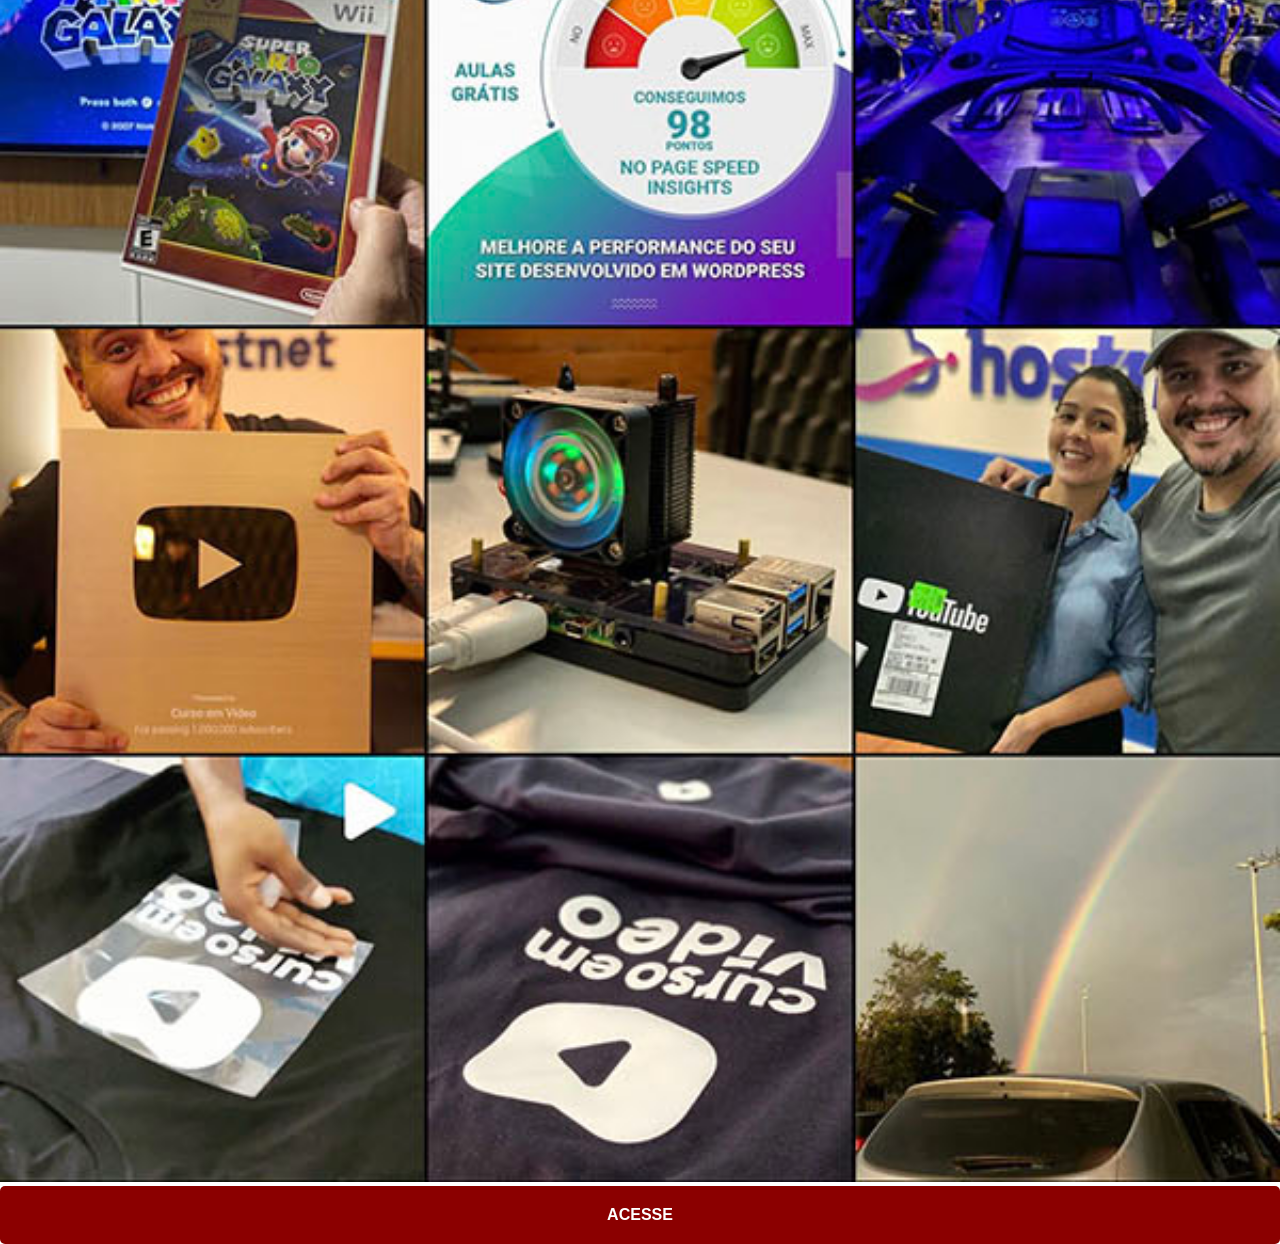
<file: instagram.html>
<!DOCTYPE html>
<html lang="pt-br">
<head>
    <meta charset="UTF-8">
    <meta name="viewport" content="width=device-width, initial-scale=1.0">
    <title>Instagram</title>
    <link rel="stylesheet" href="estilos/social.css">
</head>
<body>
    <img src="imagens/tela-instagram.jpg" alt="Instagram">
    <a href="https://www.instagram.com/cursoemvideo/" target="_blank">ACESSE</a>

</body>
</html>
</file>
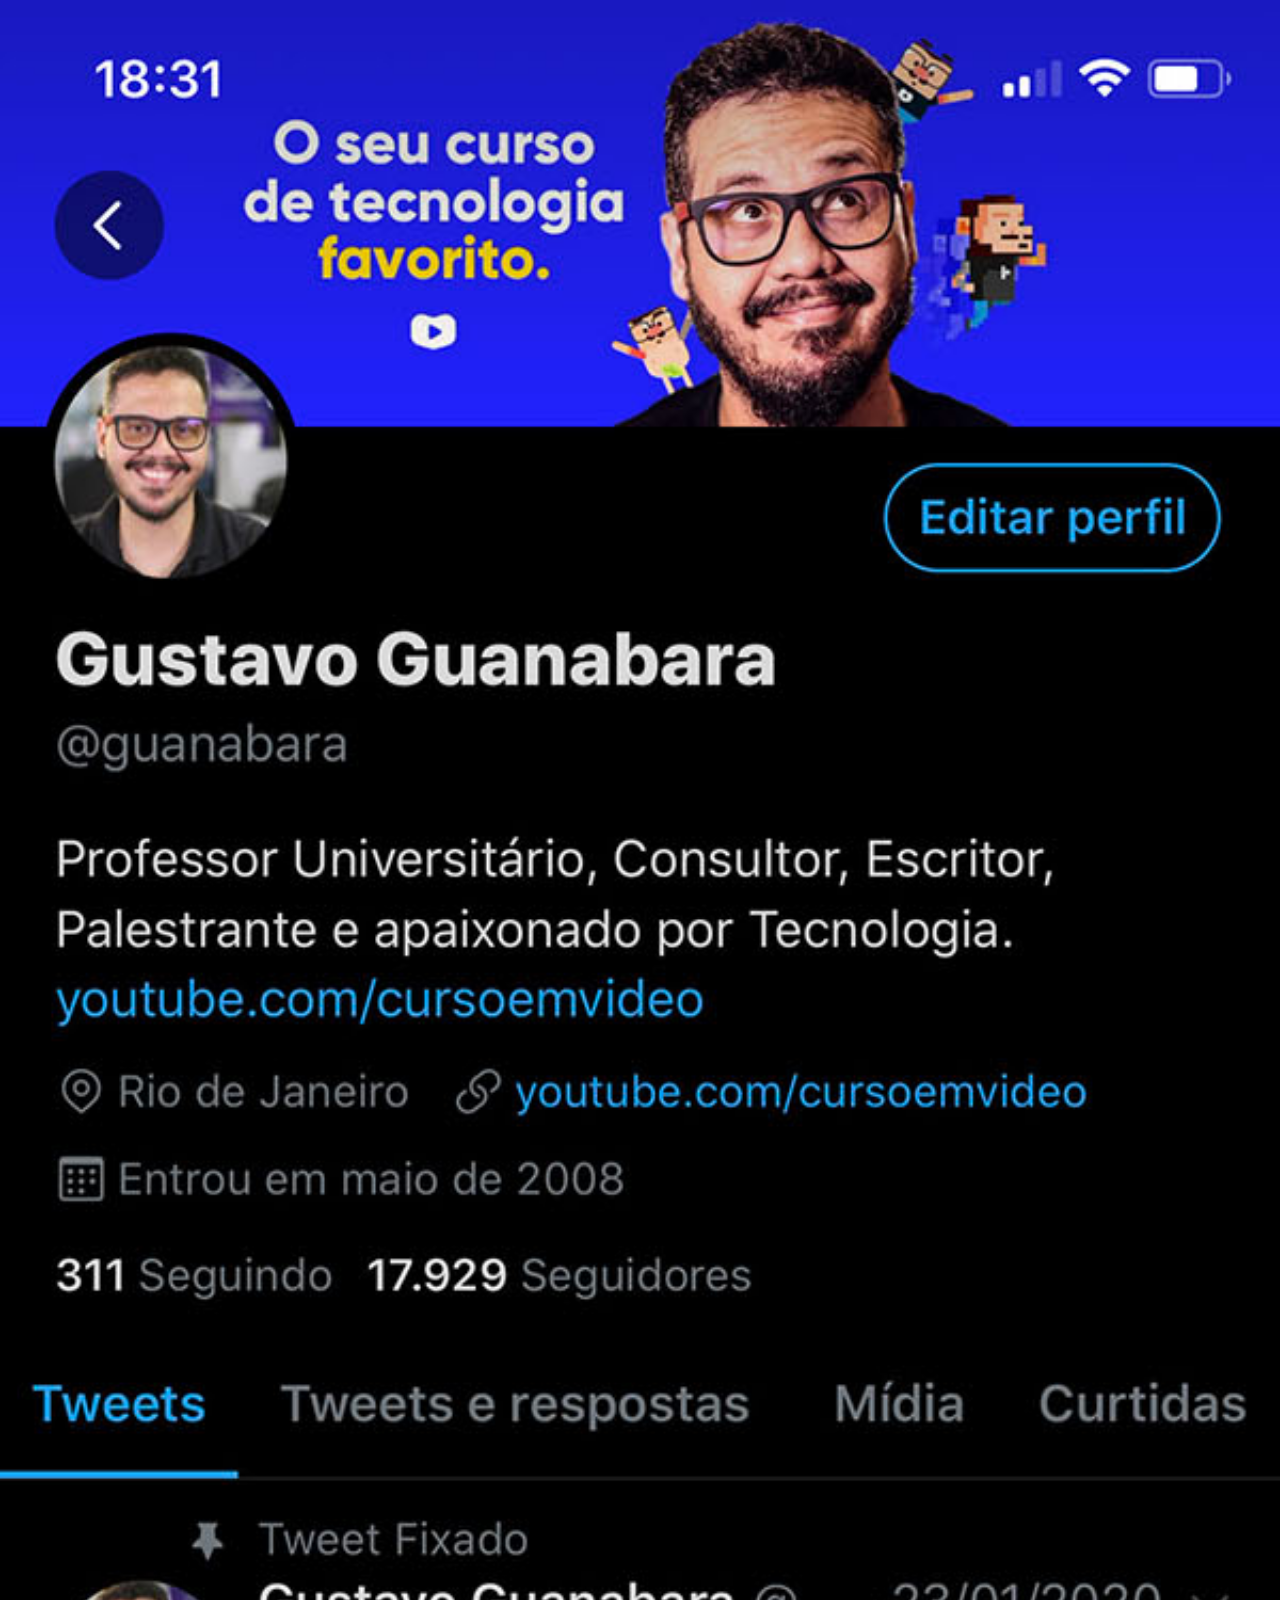
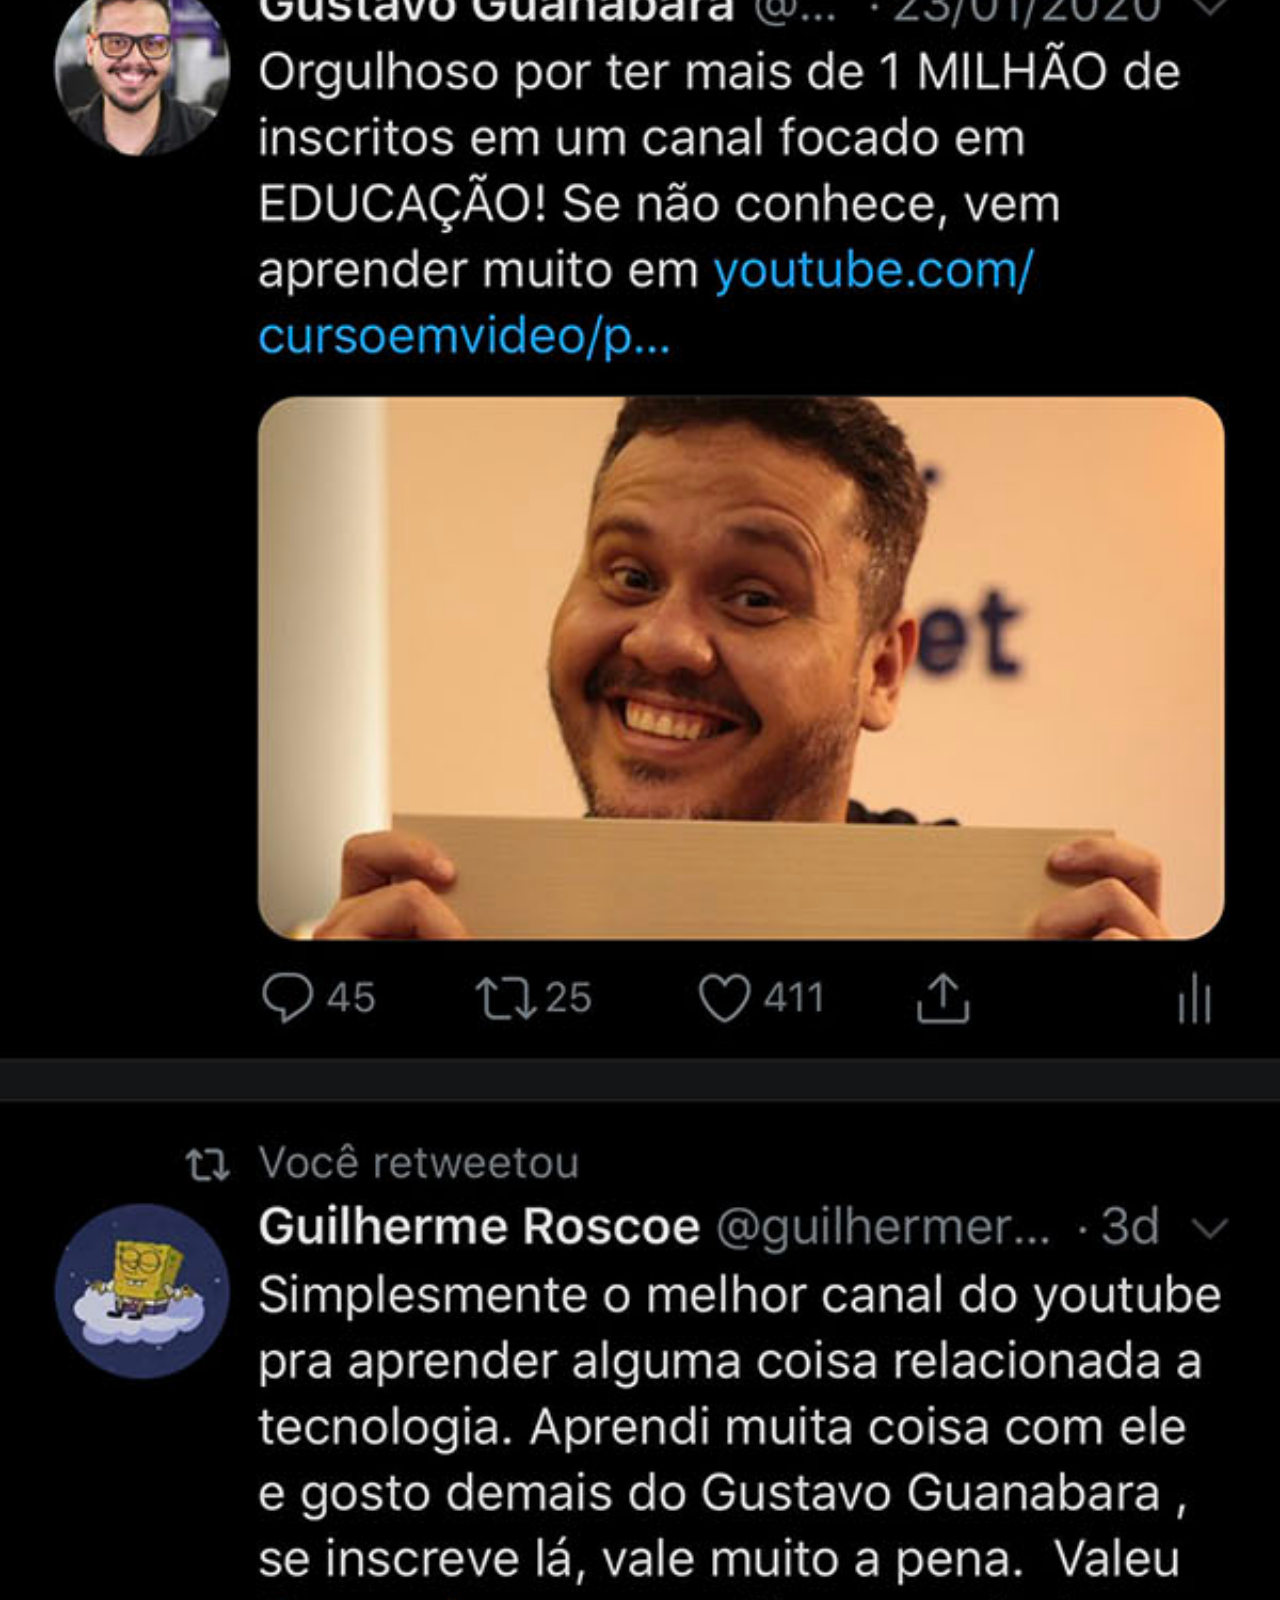
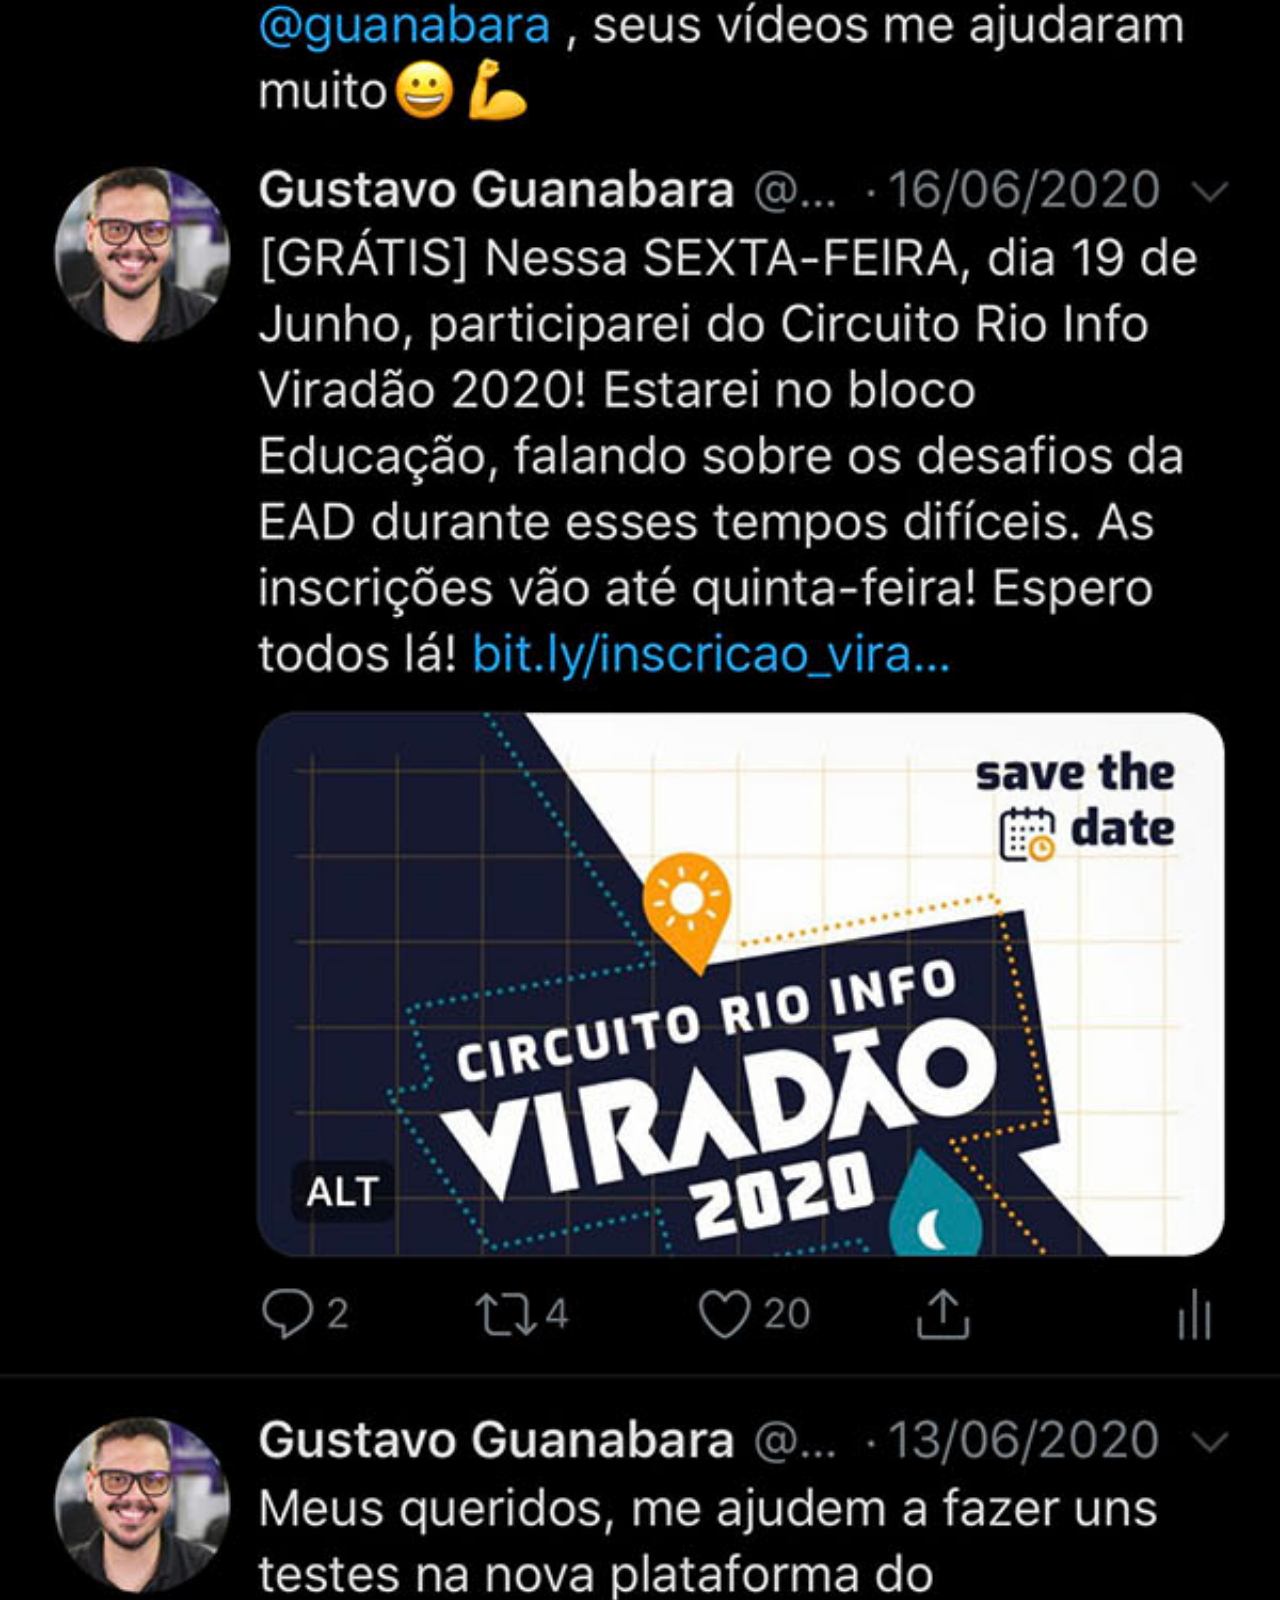
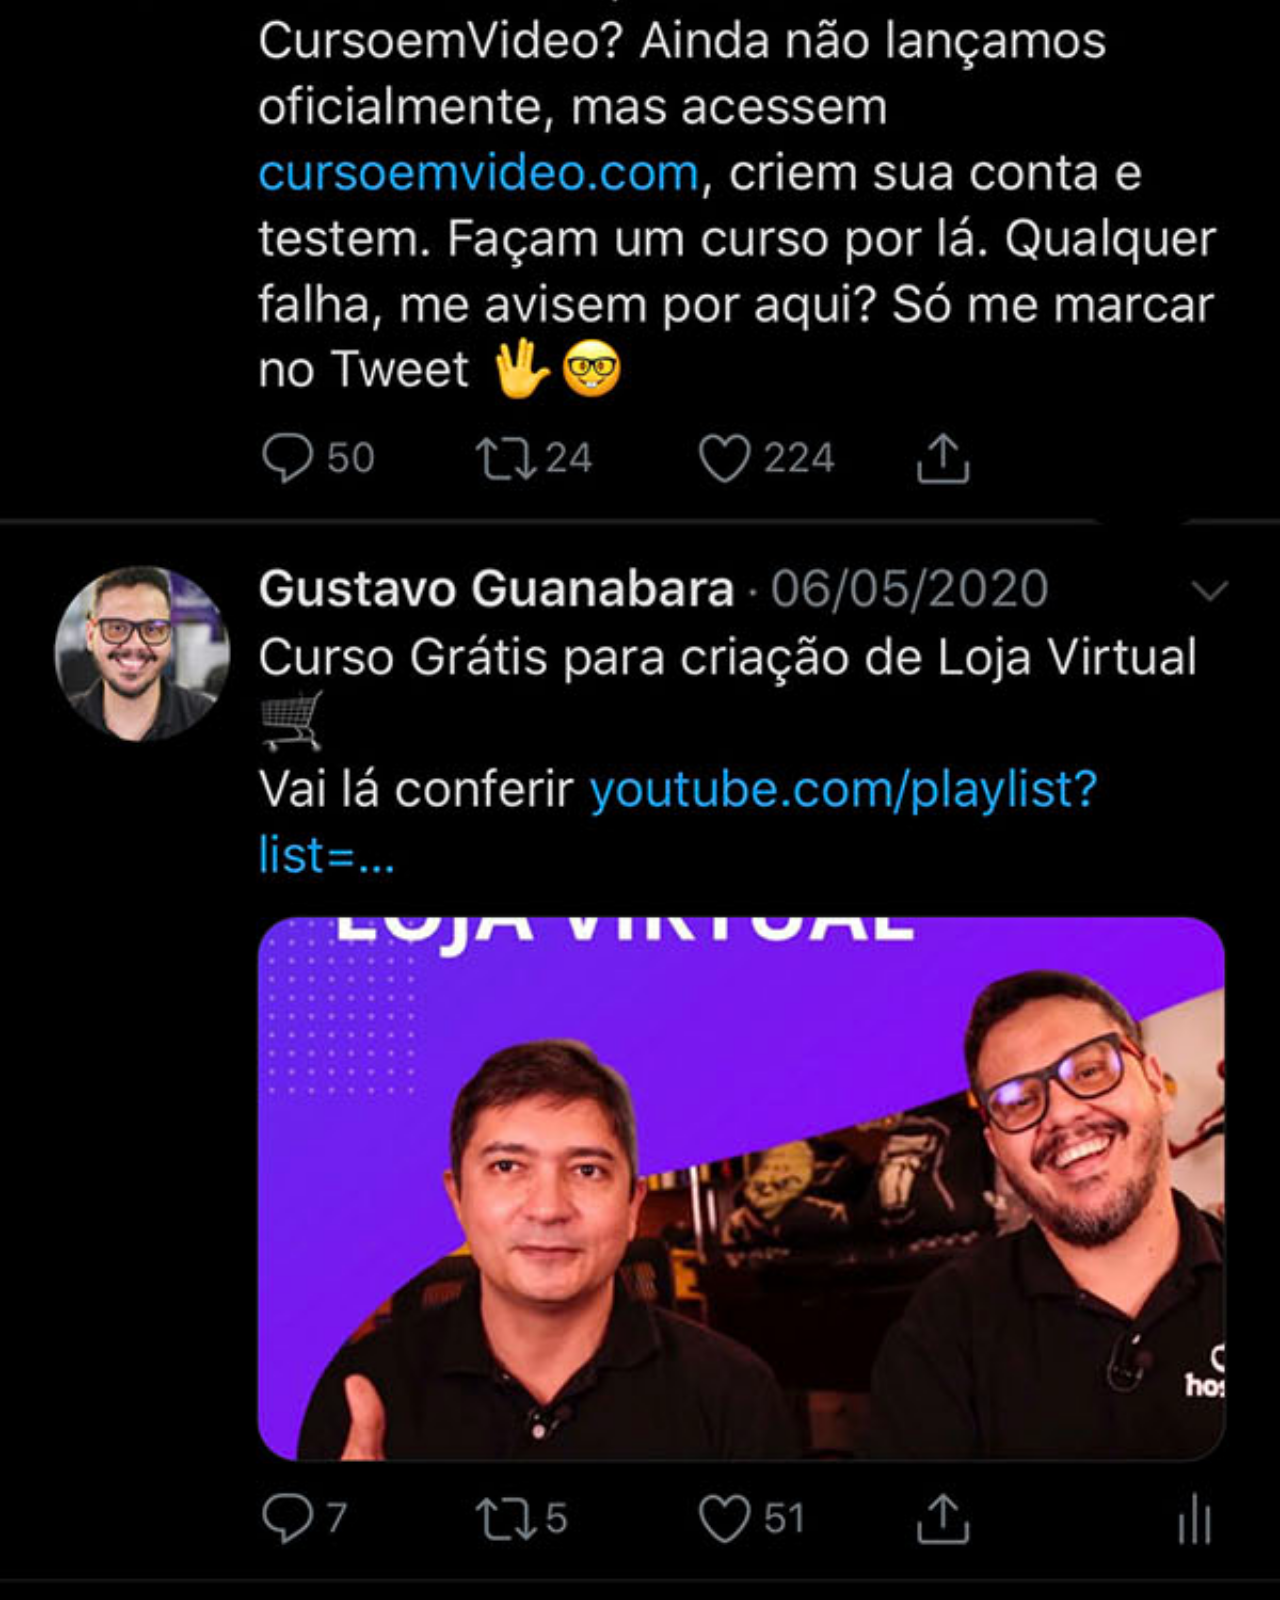
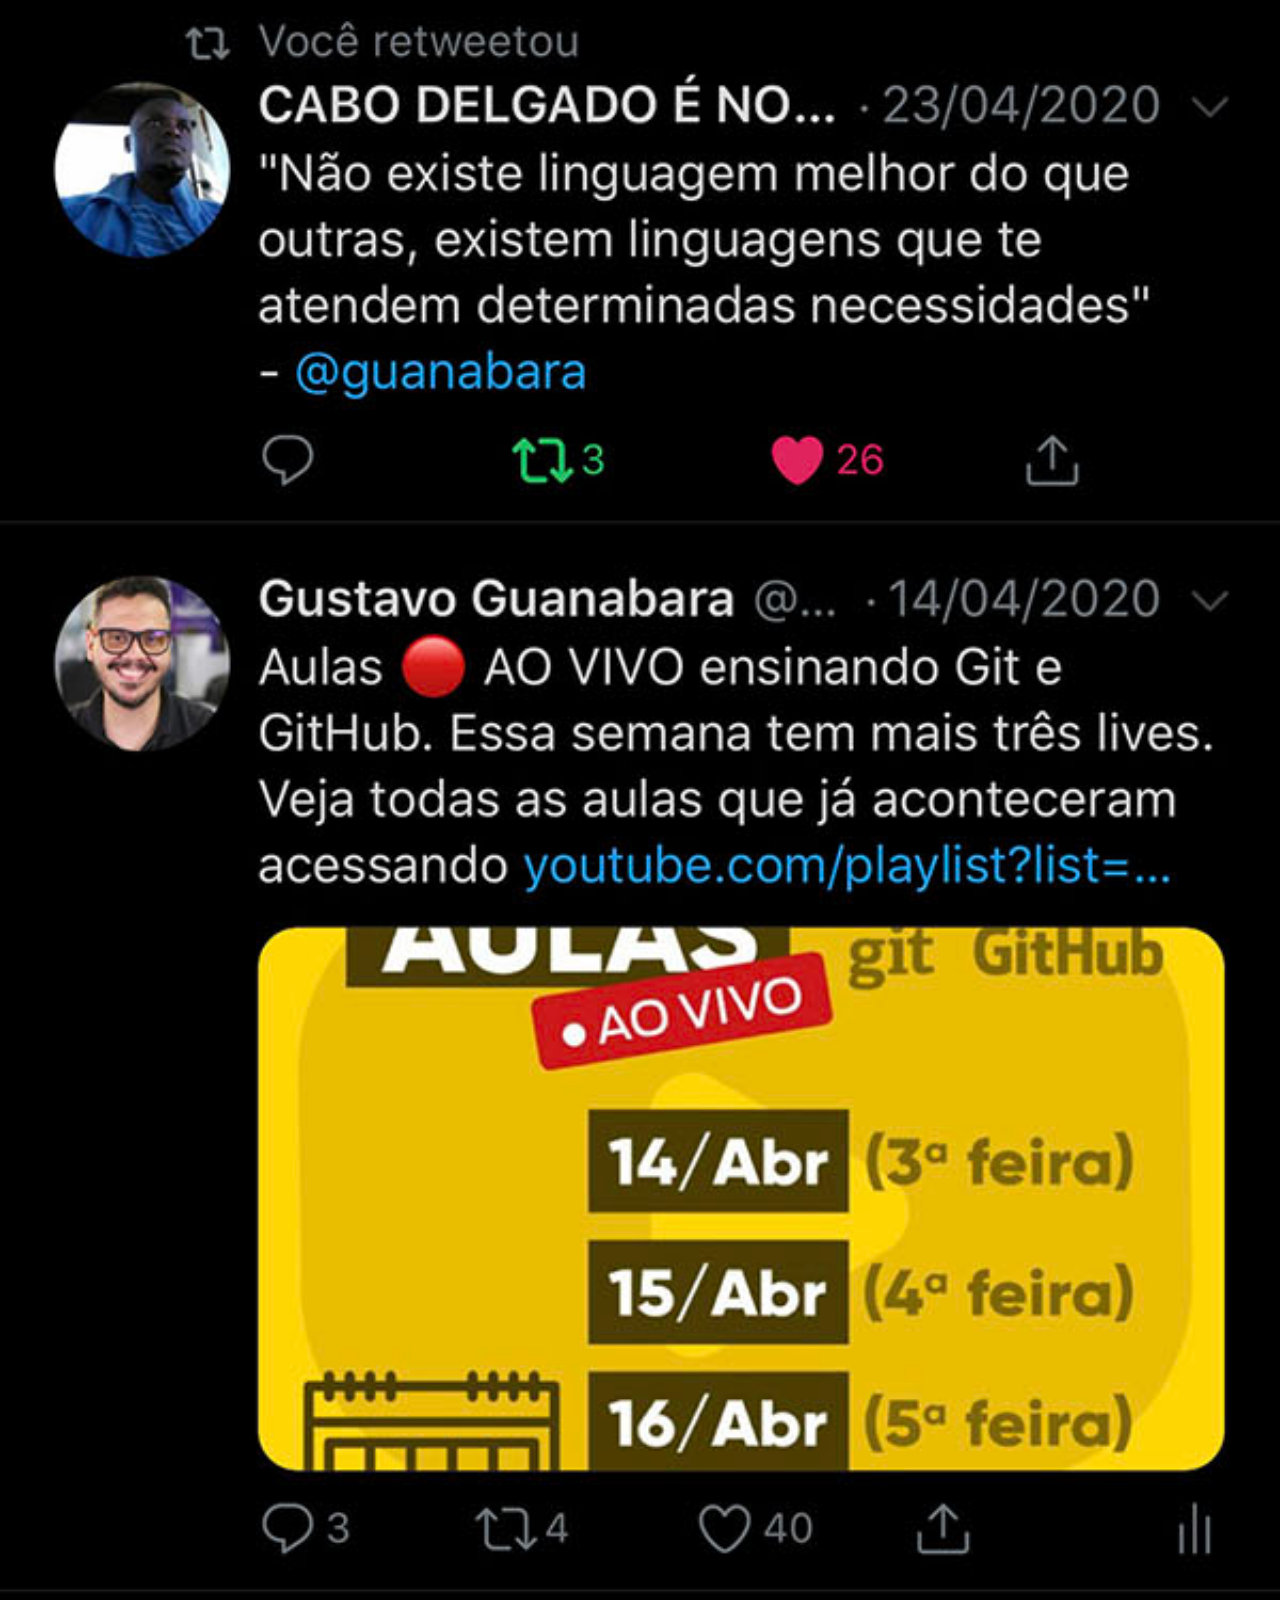
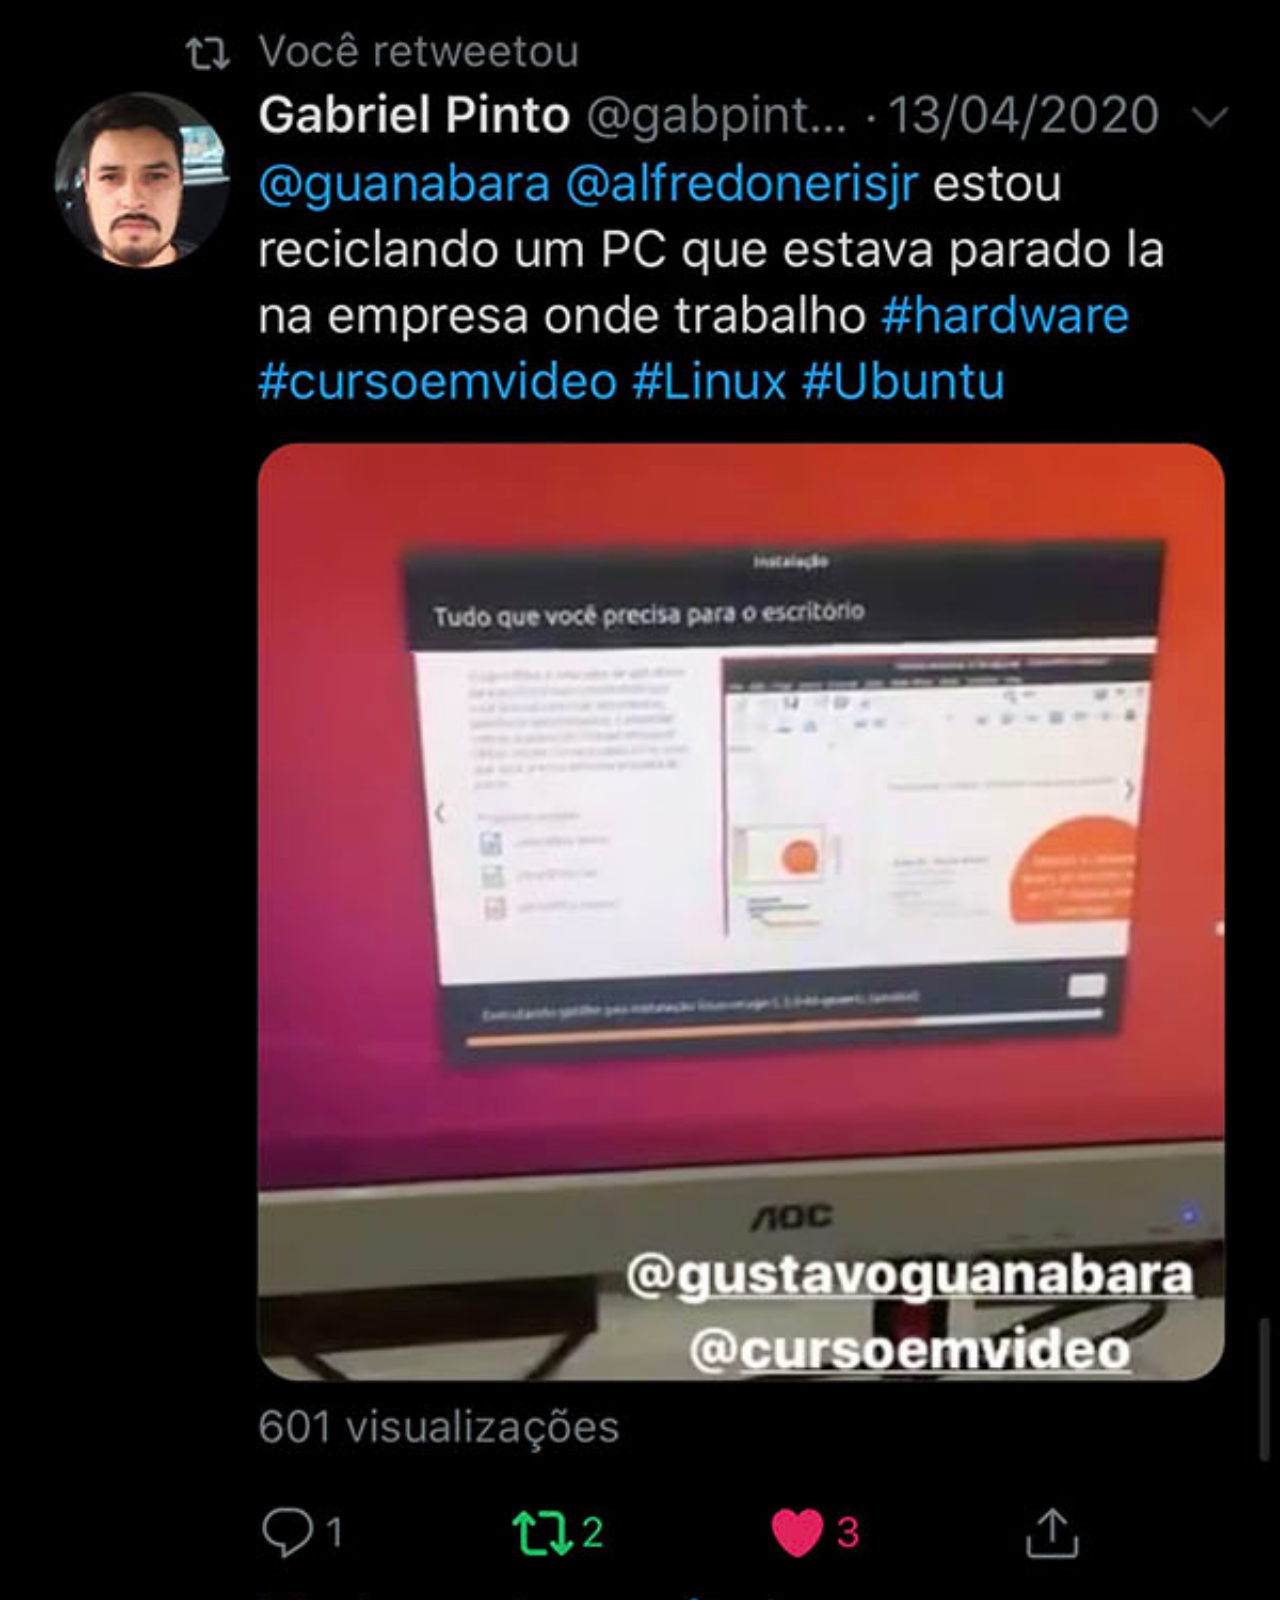
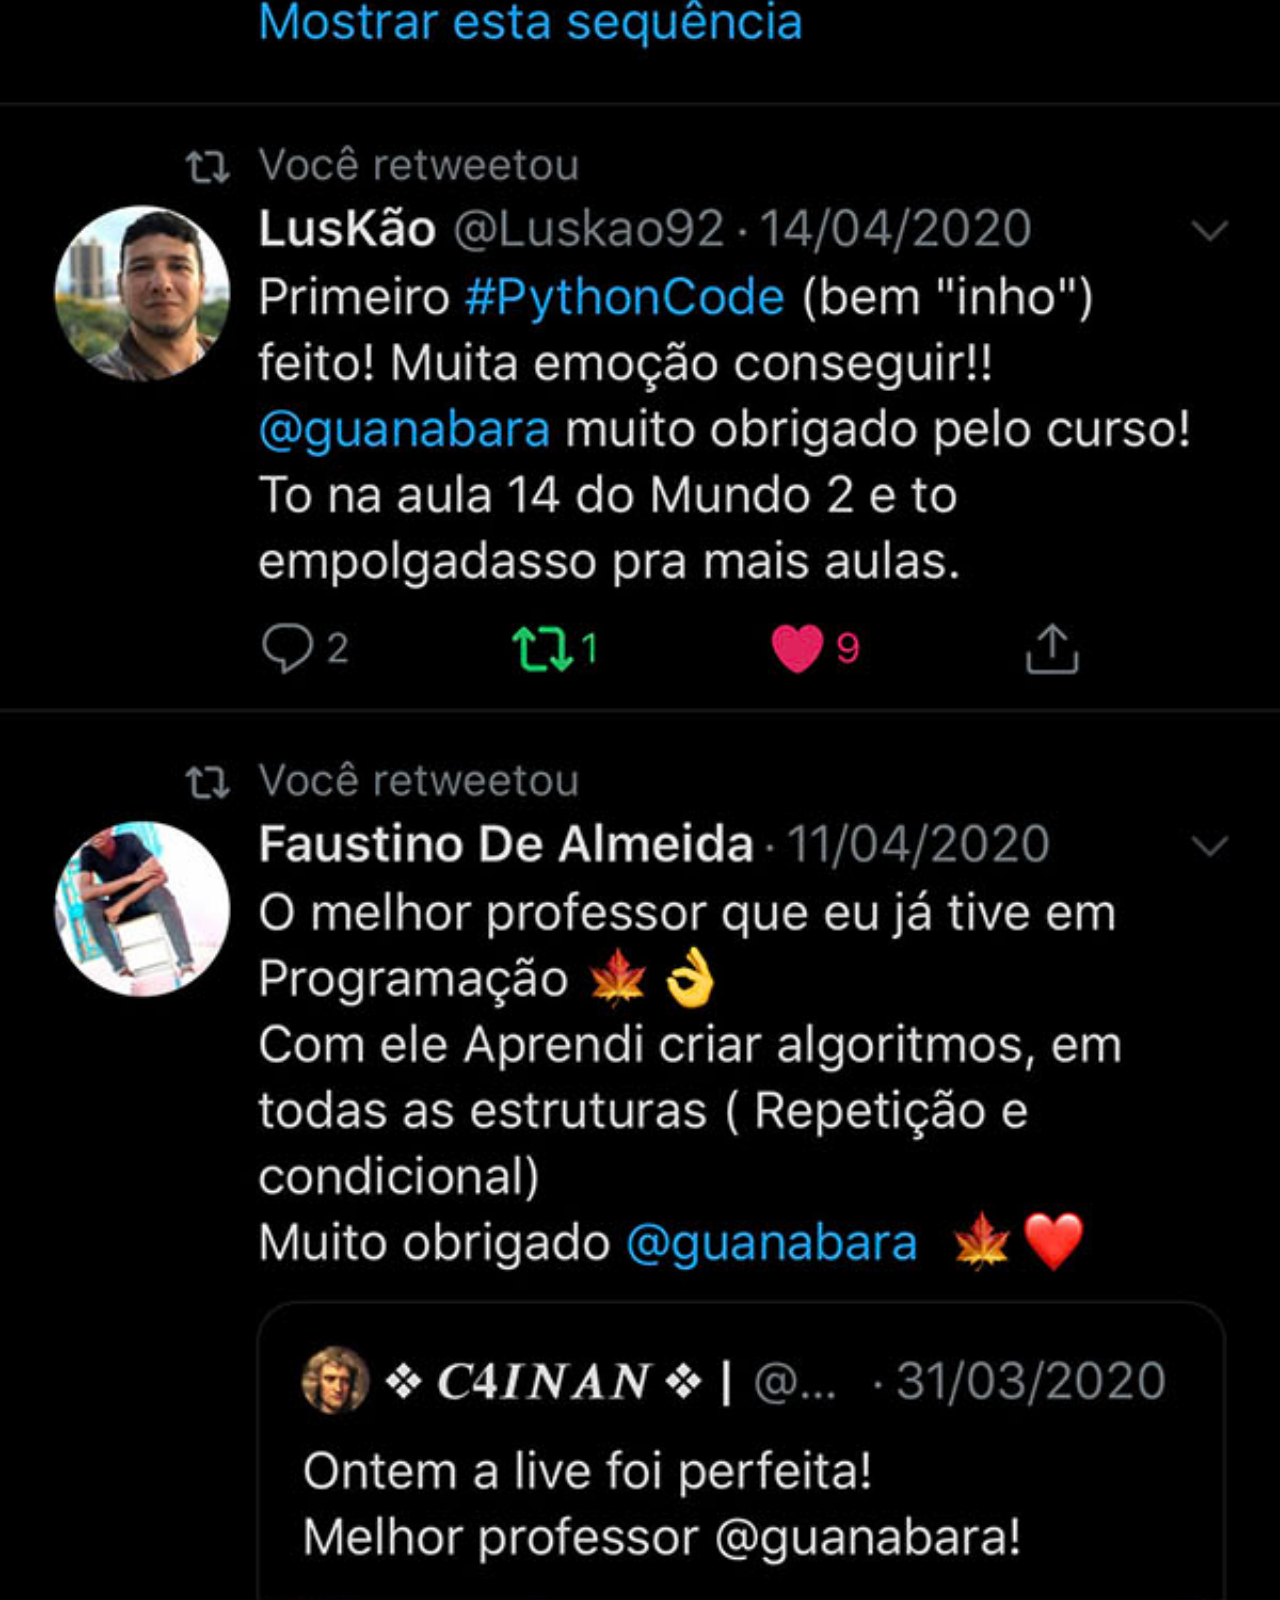
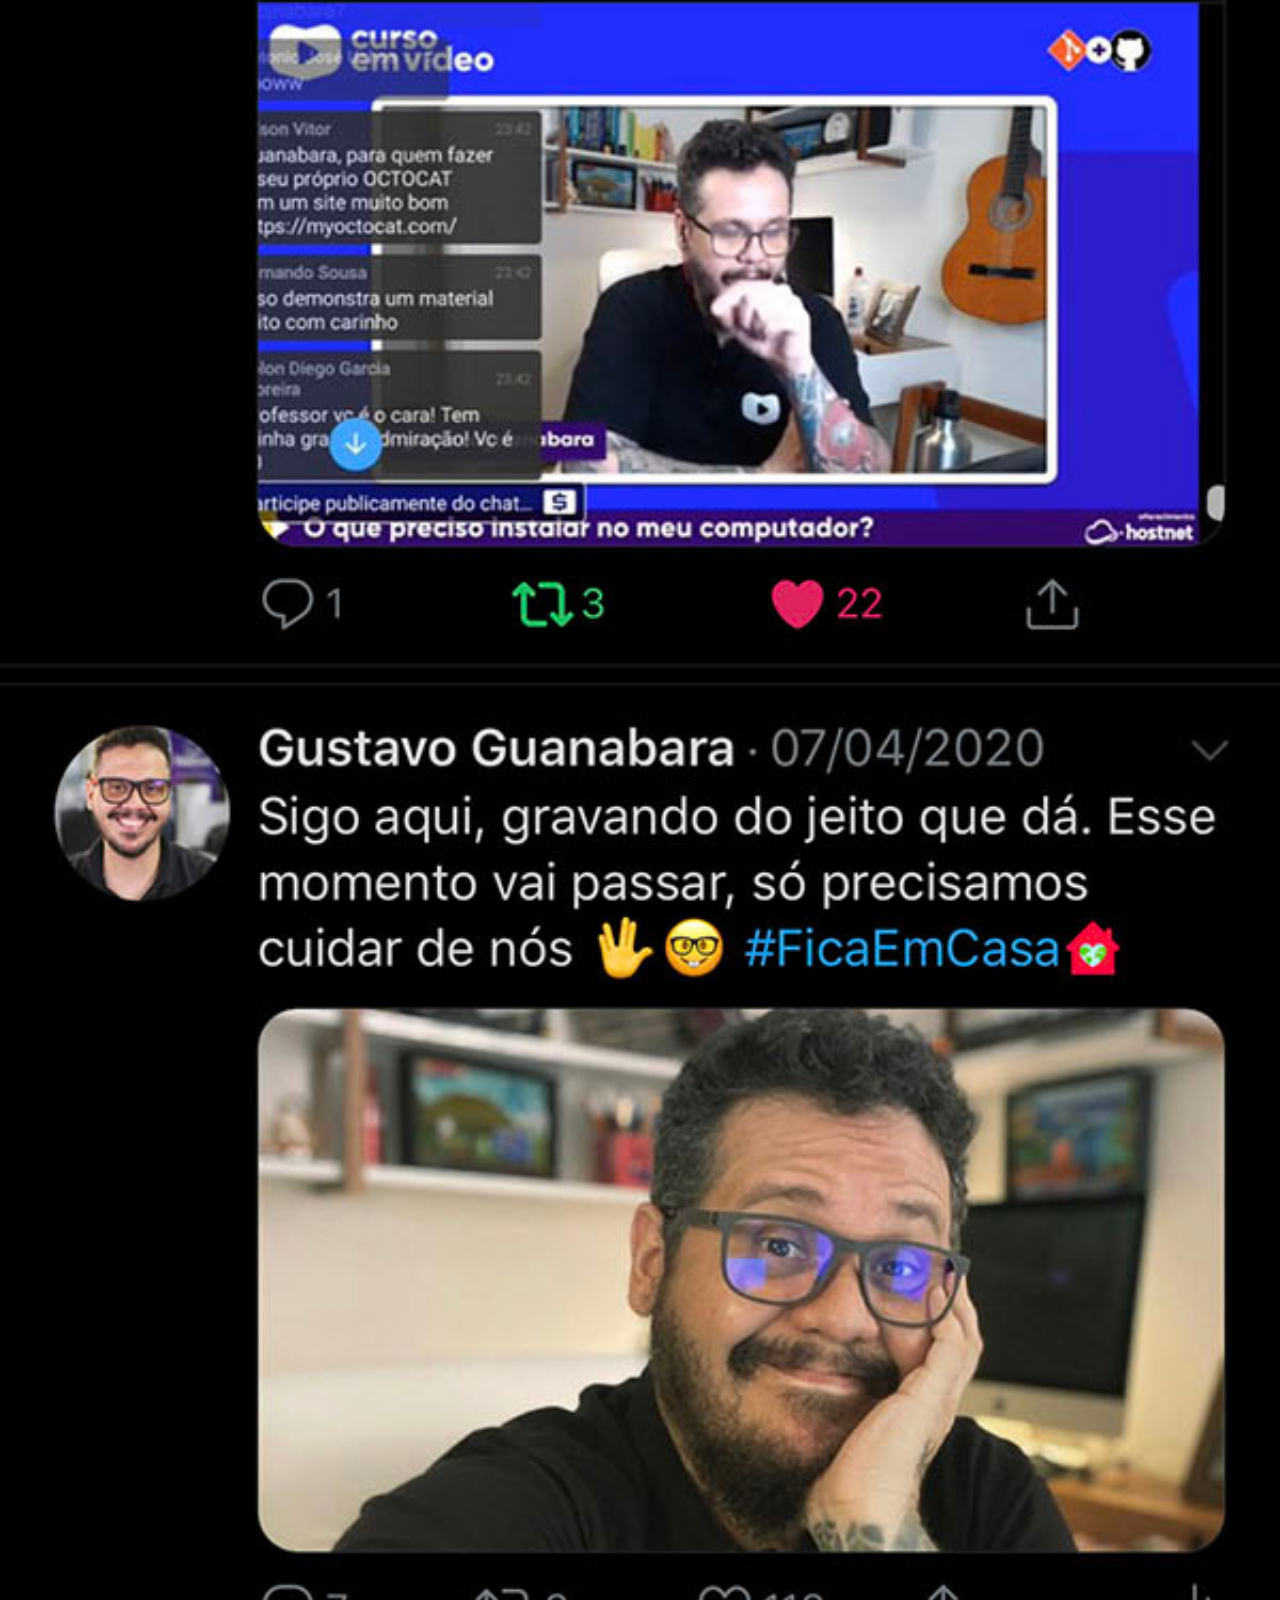
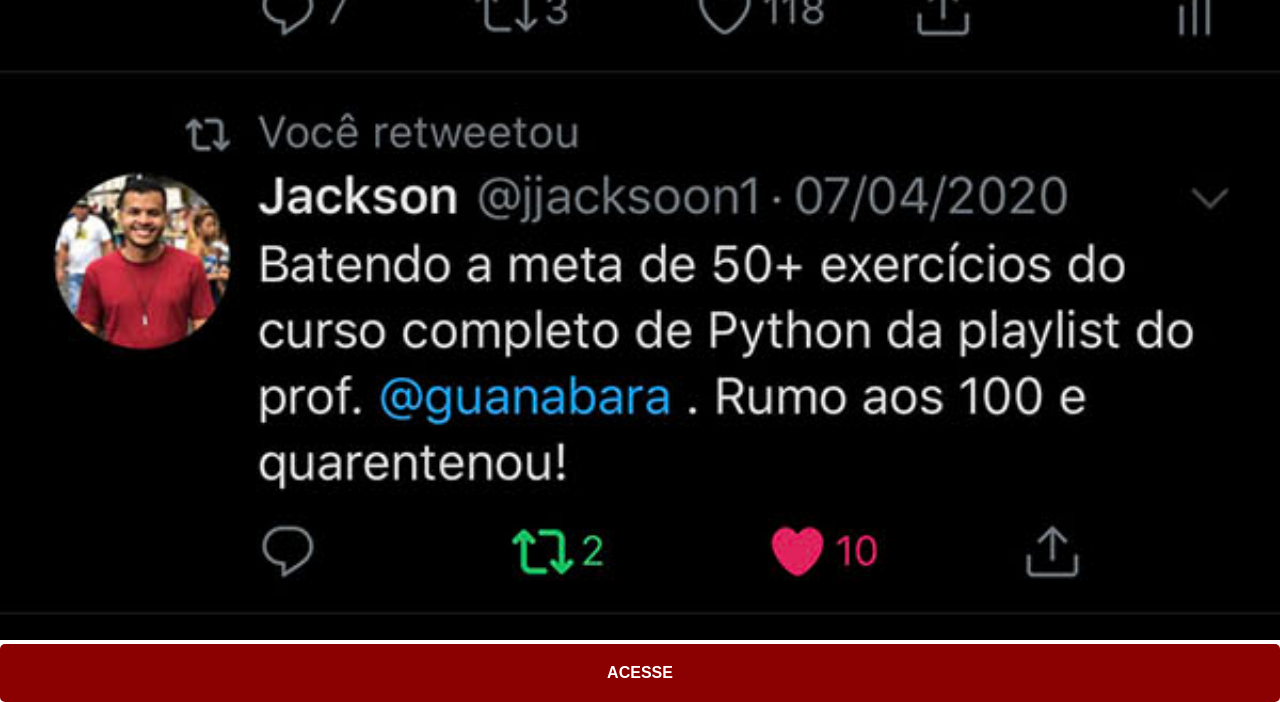
<file: twitter.html>
<!DOCTYPE html>
<html lang="pt-br">
<head>
    <meta charset="UTF-8">
    <meta name="viewport" content="width=device-width, initial-scale=1.0">
    <title>Twitter</title>
    <link rel="stylesheet" href="estilos/social.css">
</head>
<body>
    <img src="imagens/tela-twitter.jpg" alt="Twitter">
    <a href="https://twitter.com/cursoemvideo" target="_blank">ACESSE</a>
</body>
</html>
</file>
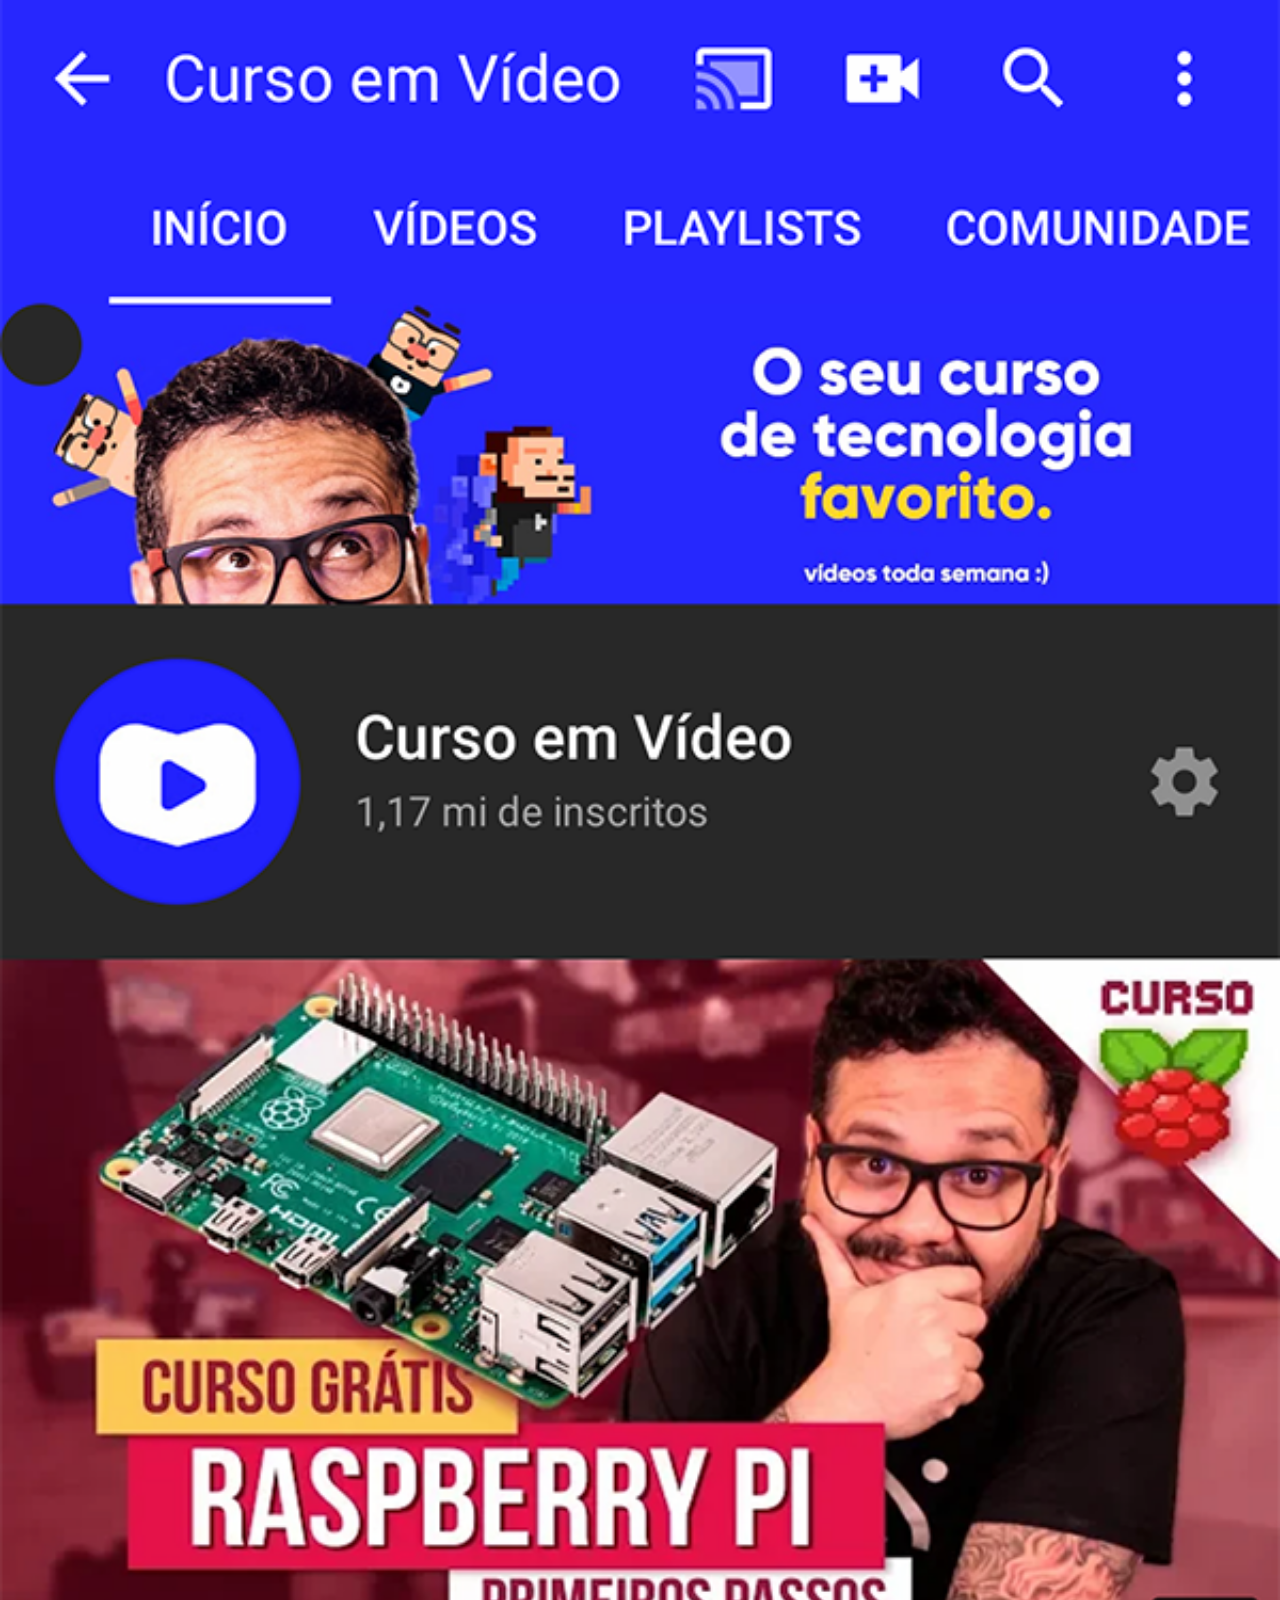
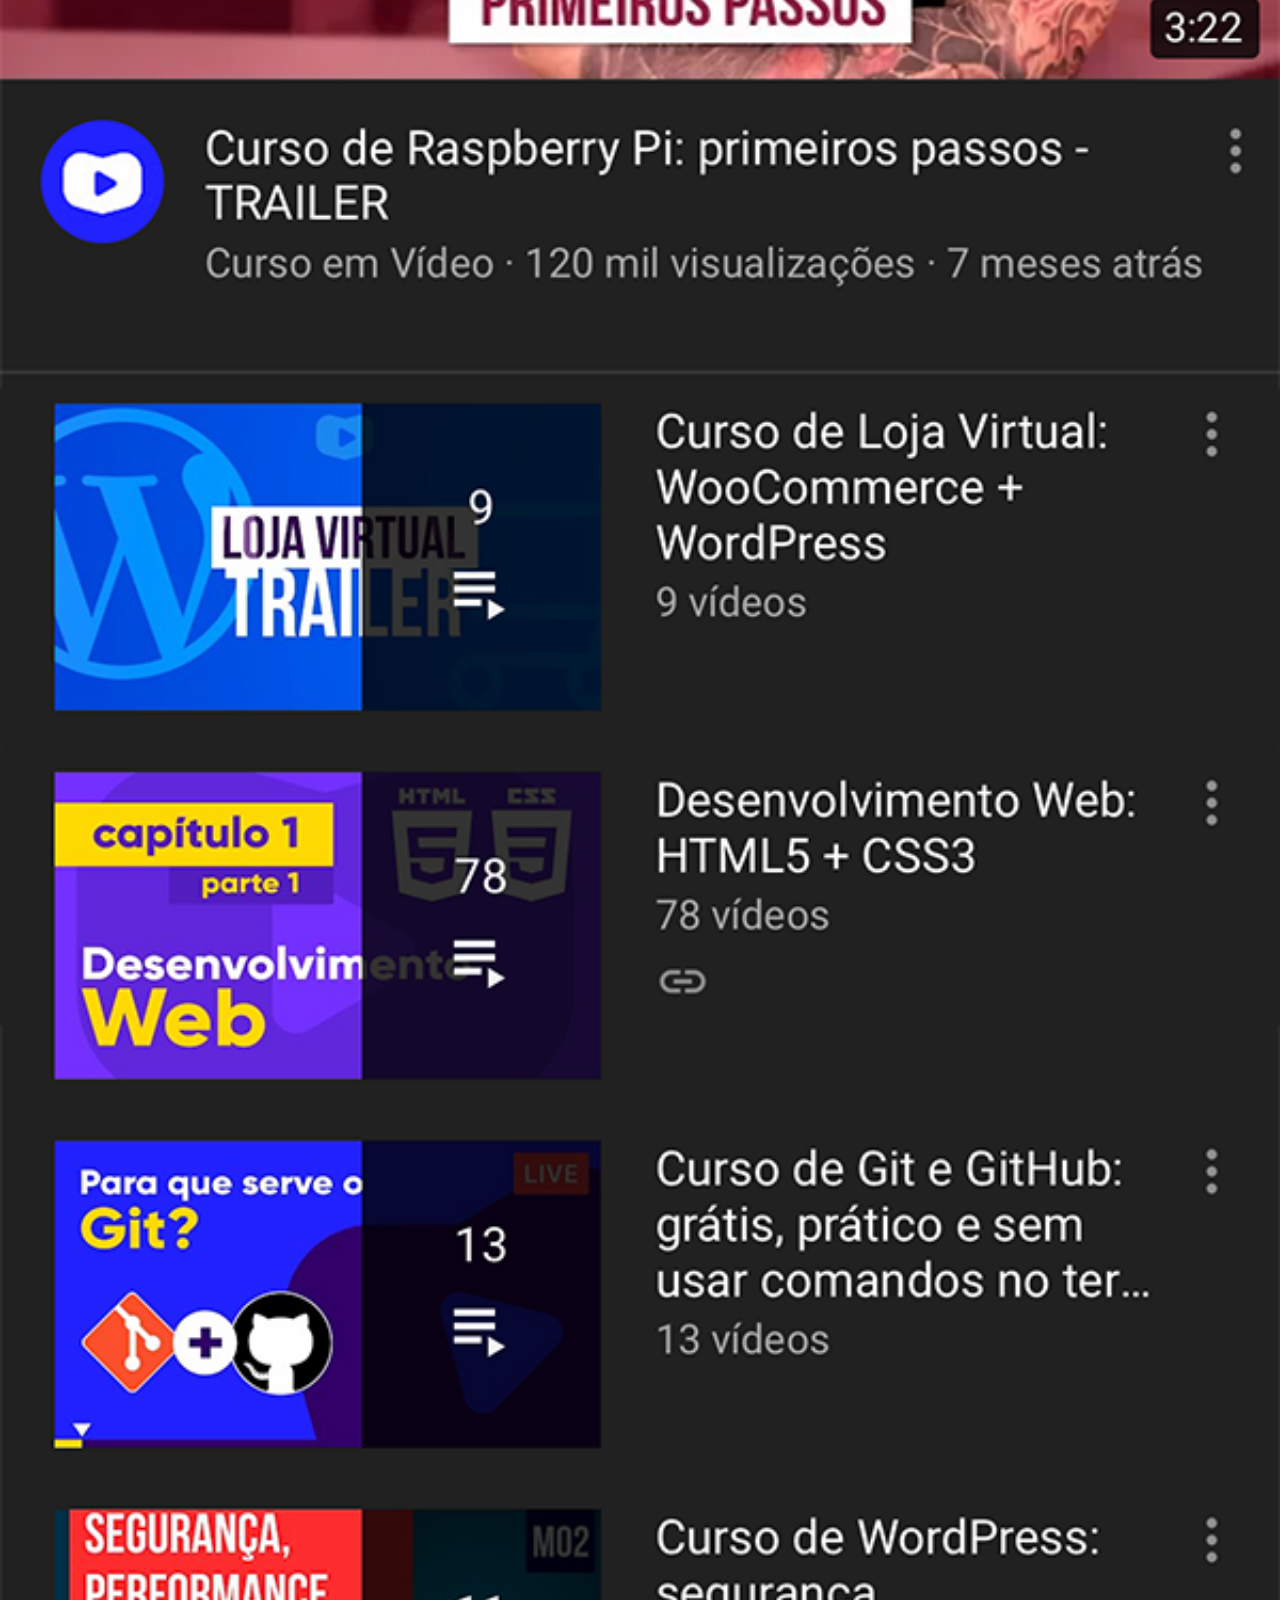
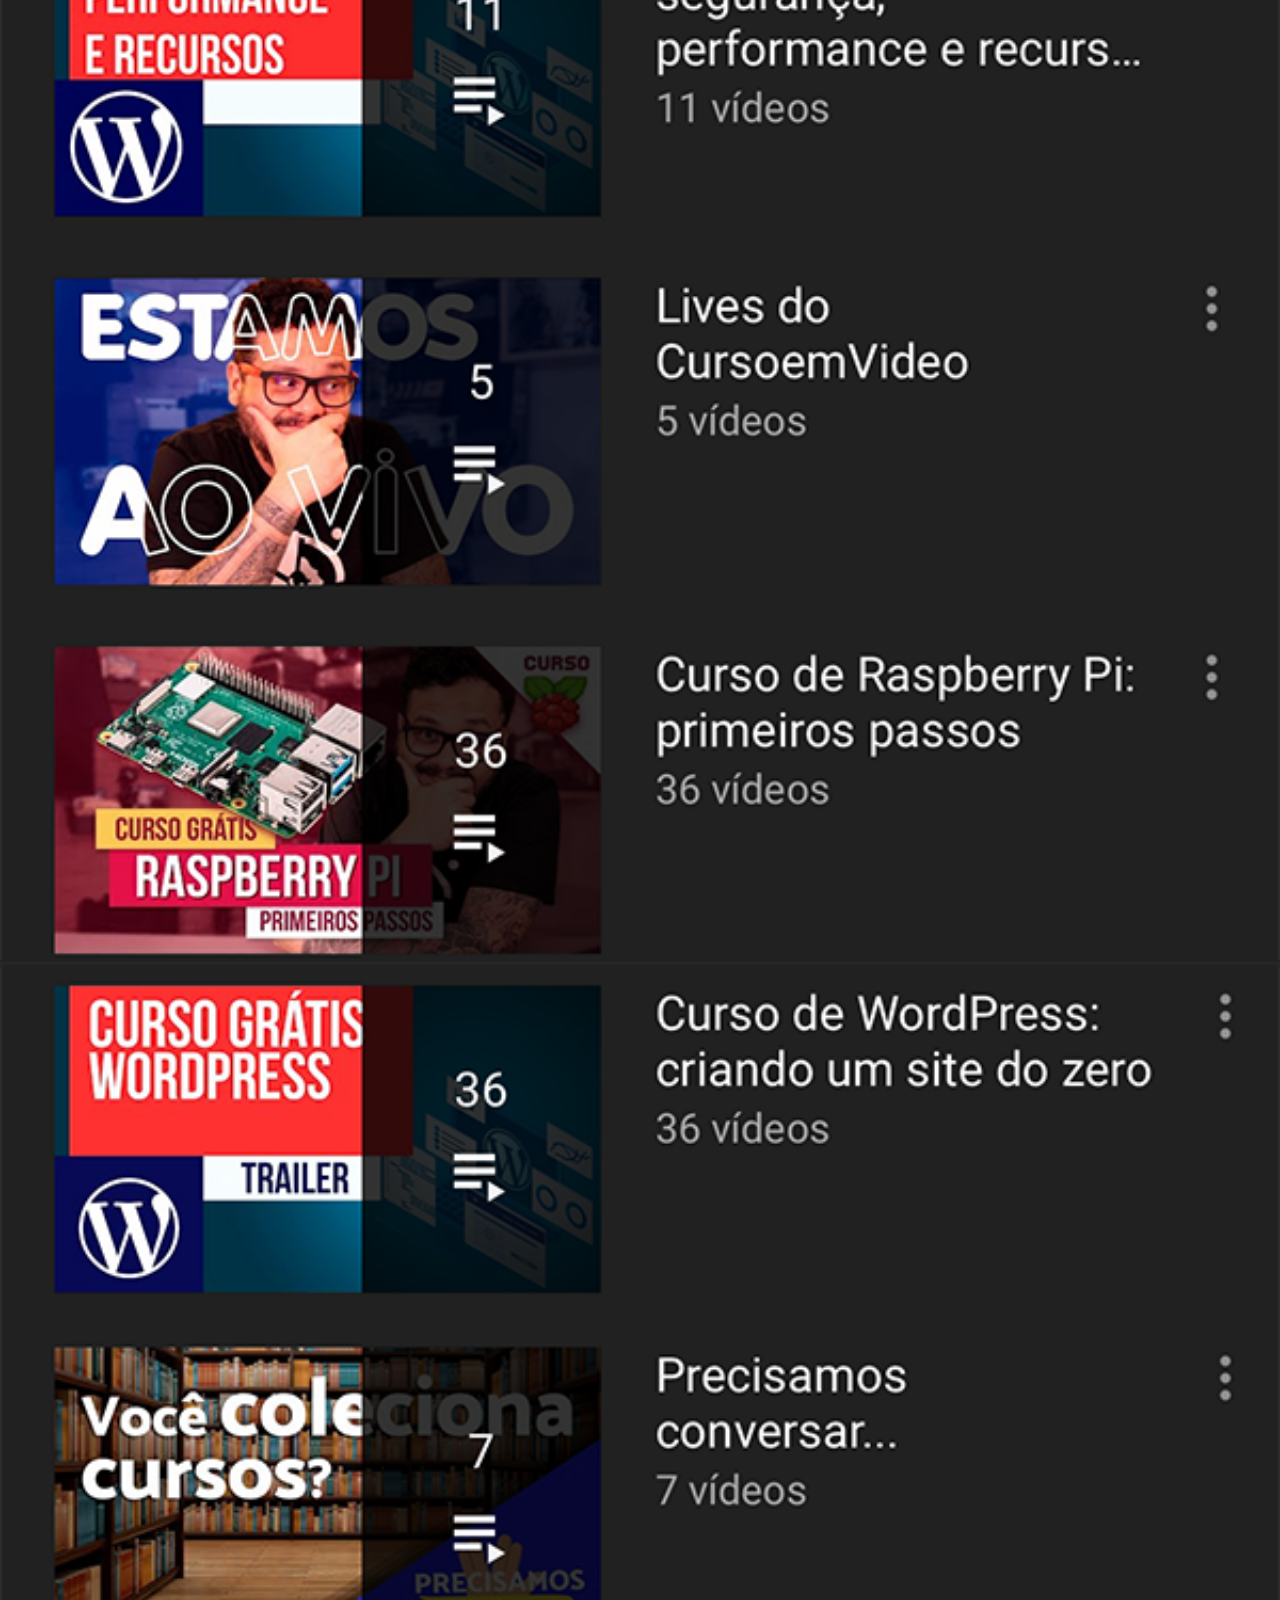
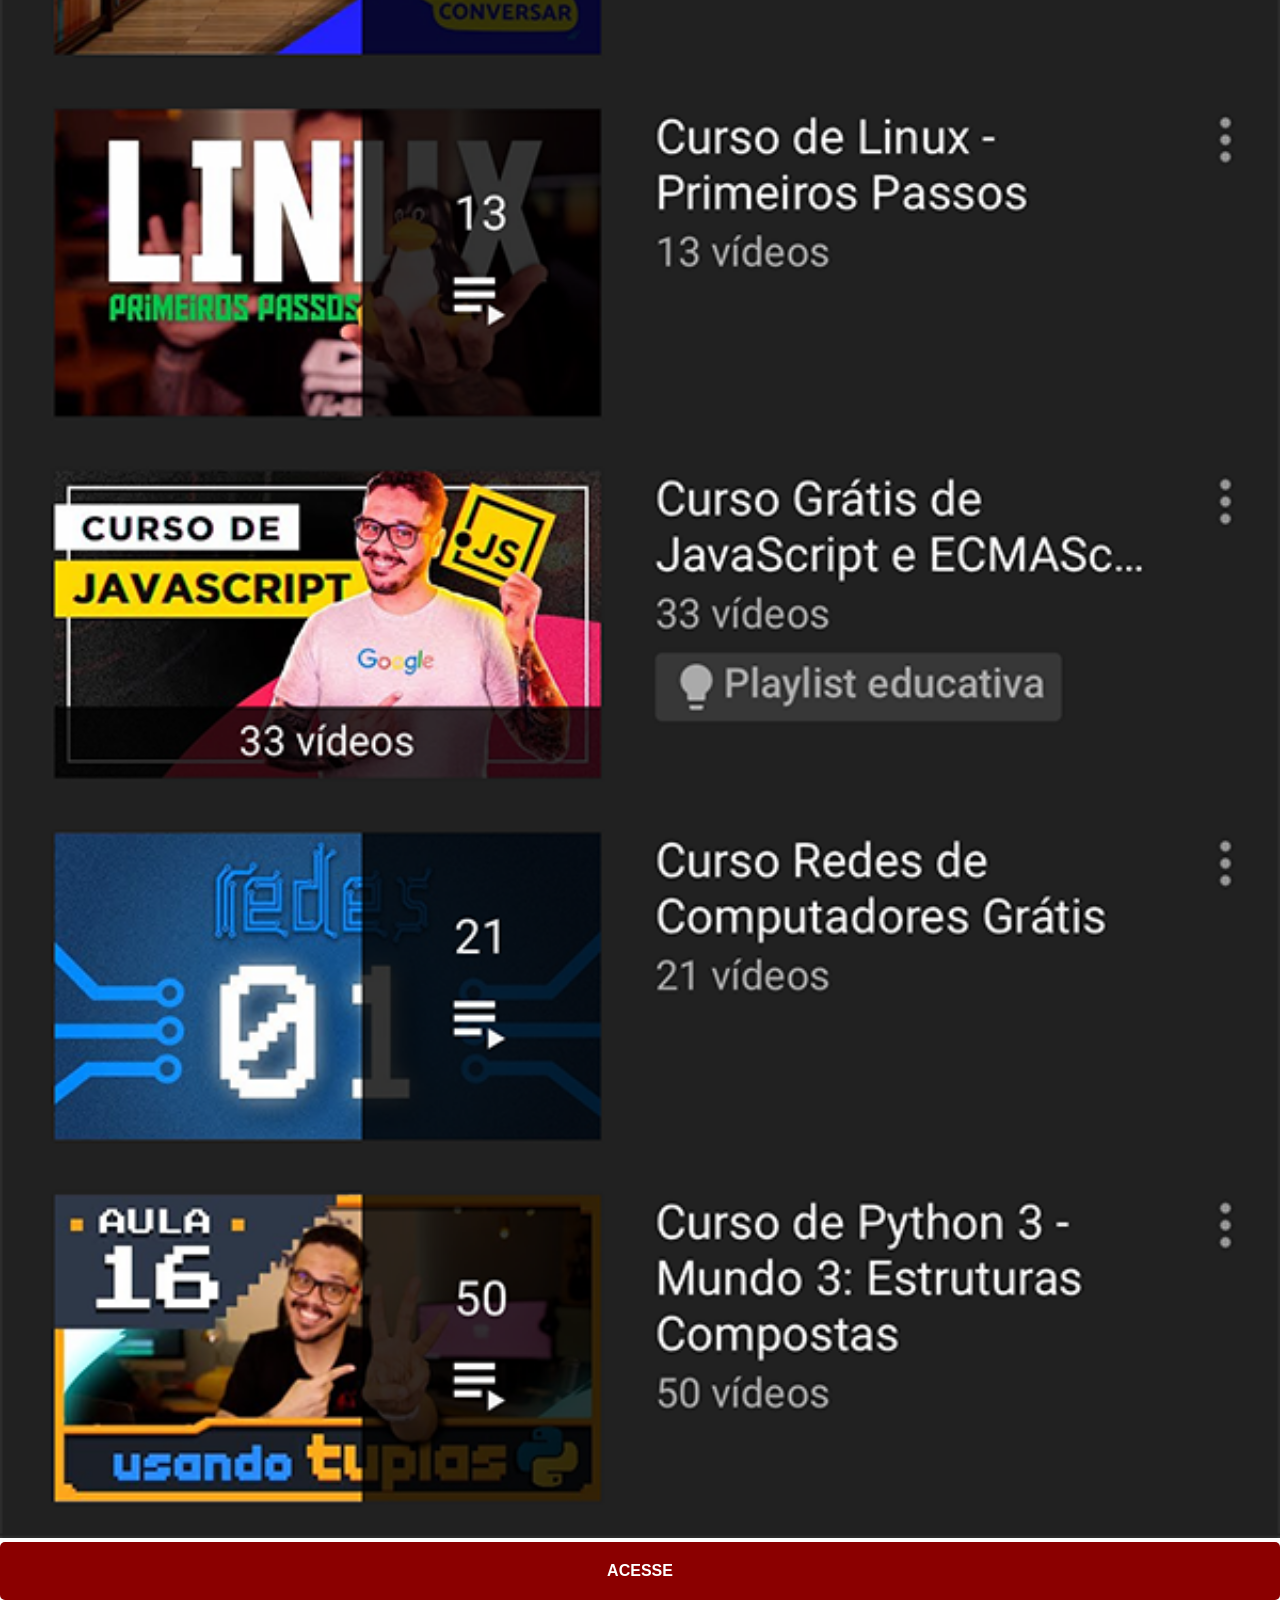
<file: youtube.html>
<!DOCTYPE html>
<html lang="pt-br">
<head>
    <meta charset="UTF-8">
    <meta name="viewport" content="width=device-width, initial-scale=1.0">
    <title>YouTube</title>
   <link rel="stylesheet" href="estilos/social.css">
   
</head>
<body>
    <img src="imagens/tela-youtube.png" alt="youtube">
    <a href="https://www.youtube.com/@cursoemvideo" target="_blank"> ACESSE</a>
    
    
</body>
</html>
</file>
<file: estilos/style.css>
@charset "UTF-8";

* {
    margin: 0px;
    padding: 0px;
   font-family: Arial, Helvetica, sans-serif;
}

html, body {
    height: 100vh;
    width: 100vw;
    background-color: black;
}

body {
background: url('../imagens/fundo-madeira.jpg') no-repeat top center;
background-size: cover;
background-attachment: fixed;

}

main {
    position: relative;
    height: 100vh;
  
}

section#telefone {
    position:absolute;
    top: 50%;
    left: 50%;
    transform: translate(-50%, -50%);
   
    height: 627px;
    width: 311px;
    /* background-color: blue; */
    background: url(../imagens/frame-iphone.png)no-repeat;
}

iframe#tela {
    position: relative;
    top: 80px;
    left: 22px;
    width: 267px;
    height: 471px;
    
}

section#redes-sociais {
    position: absolute;
    top: 50%;
    left: 80%;
    transform: translate(-50%, -50%);
    display: flex;
    flex-direction: column;
    align-items: center;
}

section#redes-sociais img {
    width: 50px;
    height: 50px;
    margin: 10px;
    border-radius: 50%;
    box-shadow: 2px 2px 5px rgba(0, 0, 0, 0.767);
    transition: transform 0.3s ease;
    box-sizing: border-box;
}

section#redes-sociais img:hover {
    transform: scale(1.2);
    border: 2px solid rgba(255, 255, 255, 0.651);
    transform: translate(-3px, -3px);
    box-shadow: 5px 5px 10px rgba(0, 0, 0, 0.767);
}
</file>
<file: estilos/social.css>
@charset "UTF-8";

  * {
            margin: 0px;
            padding: 0px;
            font-family: Arial, Helvetica, sans-serif;
        }

     img {
            width: 100vw;
            
        }

    ::-webkit-scrollbar {
            width: 0px;
            height: 0px;
        }

     a {
           
            display: block;
            padding: 20px;
            background-color: darkred;
            color: white;
            text-decoration: none;
            font-weight: bold;
            border-radius: 5px;
            text-align: center;
        }

        a:hover {
            background-color: red;
        }
</file>
